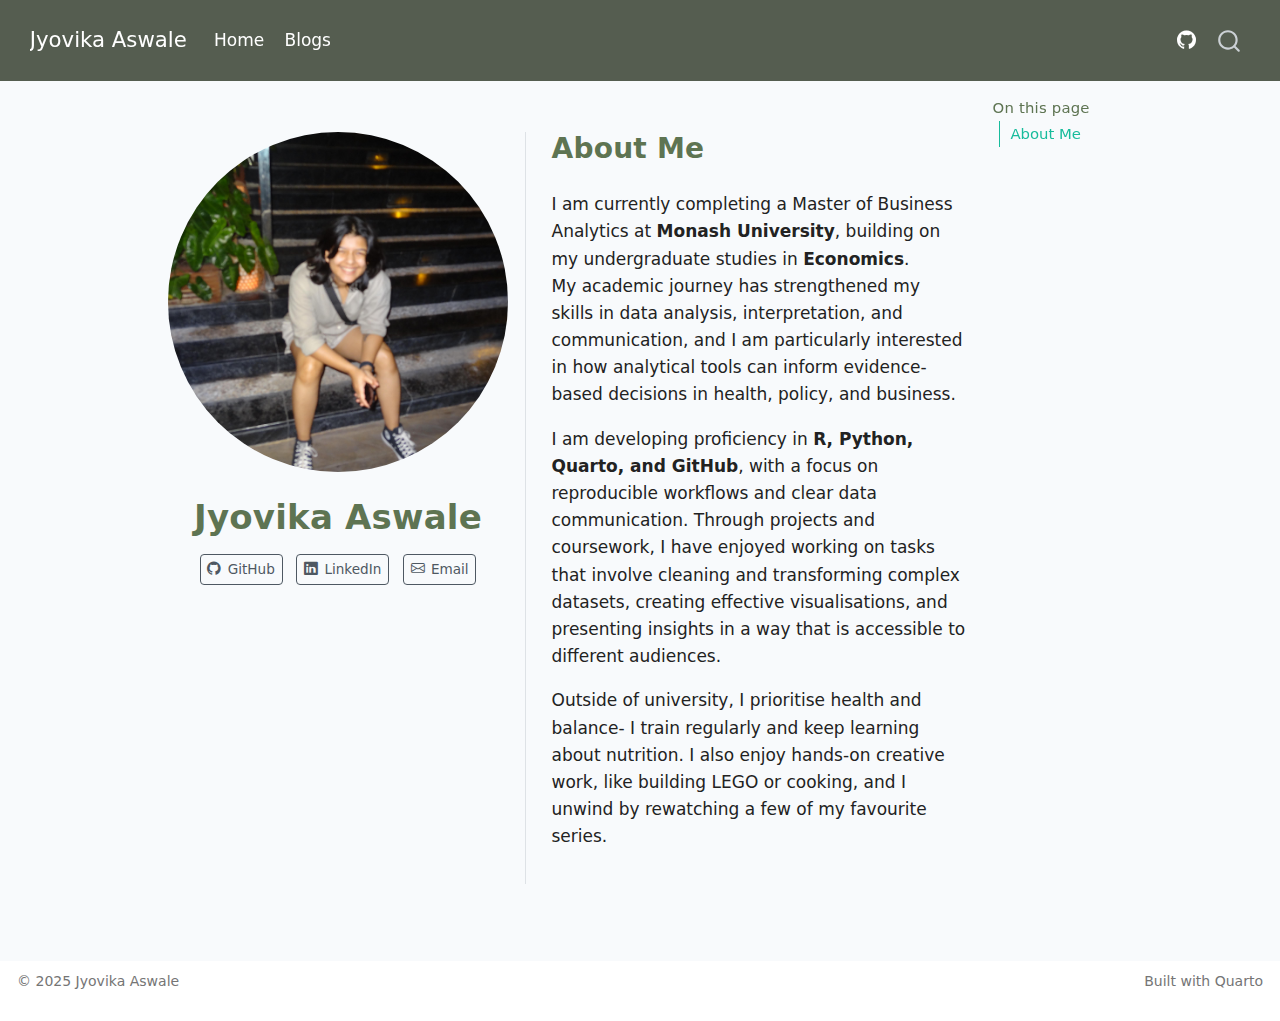
<file: docs/about.html>
<!DOCTYPE html>
<html xmlns="http://www.w3.org/1999/xhtml" lang="en" xml:lang="en"><head>

<meta charset="utf-8">
<meta name="generator" content="quarto-1.7.32">

<meta name="viewport" content="width=device-width, initial-scale=1.0, user-scalable=yes">


<title>Jyovika Aswale</title>
<style>
code{white-space: pre-wrap;}
span.smallcaps{font-variant: small-caps;}
div.columns{display: flex; gap: min(4vw, 1.5em);}
div.column{flex: auto; overflow-x: auto;}
div.hanging-indent{margin-left: 1.5em; text-indent: -1.5em;}
ul.task-list{list-style: none;}
ul.task-list li input[type="checkbox"] {
  width: 0.8em;
  margin: 0 0.8em 0.2em -1em; /* quarto-specific, see https://github.com/quarto-dev/quarto-cli/issues/4556 */ 
  vertical-align: middle;
}
</style>


<script src="site_libs/quarto-nav/quarto-nav.js"></script>
<script src="site_libs/quarto-nav/headroom.min.js"></script>
<script src="site_libs/clipboard/clipboard.min.js"></script>
<script src="site_libs/quarto-search/autocomplete.umd.js"></script>
<script src="site_libs/quarto-search/fuse.min.js"></script>
<script src="site_libs/quarto-search/quarto-search.js"></script>
<meta name="quarto:offset" content="./">
<script src="site_libs/quarto-html/quarto.js" type="module"></script>
<script src="site_libs/quarto-html/tabsets/tabsets.js" type="module"></script>
<script src="site_libs/quarto-html/popper.min.js"></script>
<script src="site_libs/quarto-html/tippy.umd.min.js"></script>
<link href="site_libs/quarto-html/tippy.css" rel="stylesheet">
<link href="site_libs/quarto-html/quarto-syntax-highlighting-37eea08aefeeee20ff55810ff984fec1.css" rel="stylesheet" id="quarto-text-highlighting-styles">
<script src="site_libs/bootstrap/bootstrap.min.js"></script>
<link href="site_libs/bootstrap/bootstrap-icons.css" rel="stylesheet">
<link href="site_libs/bootstrap/bootstrap-6bdd2aebeb936dcddaa5f935a5de481c.min.css" rel="stylesheet" append-hash="true" id="quarto-bootstrap" data-mode="light">
<script id="quarto-search-options" type="application/json">{
  "location": "navbar",
  "copy-button": false,
  "collapse-after": 3,
  "panel-placement": "end",
  "type": "overlay",
  "limit": 50,
  "keyboard-shortcut": [
    "f",
    "/",
    "s"
  ],
  "show-item-context": false,
  "language": {
    "search-no-results-text": "No results",
    "search-matching-documents-text": "matching documents",
    "search-copy-link-title": "Copy link to search",
    "search-hide-matches-text": "Hide additional matches",
    "search-more-match-text": "more match in this document",
    "search-more-matches-text": "more matches in this document",
    "search-clear-button-title": "Clear",
    "search-text-placeholder": "",
    "search-detached-cancel-button-title": "Cancel",
    "search-submit-button-title": "Submit",
    "search-label": "Search"
  }
}</script>
<style>html{ scroll-behavior: smooth; }</style>


<link rel="stylesheet" href="styles.css">
</head>

<body class="nav-fixed quarto-light">

<div id="quarto-search-results"></div>
  <header id="quarto-header" class="headroom fixed-top">
    <nav class="navbar navbar-expand-lg " data-bs-theme="dark">
      <div class="navbar-container container-fluid">
      <div class="navbar-brand-container mx-auto">
    <a class="navbar-brand" href="./index.html">
    <span class="navbar-title">Jyovika Aswale</span>
    </a>
  </div>
            <div id="quarto-search" class="" title="Search"></div>
          <button class="navbar-toggler" type="button" data-bs-toggle="collapse" data-bs-target="#navbarCollapse" aria-controls="navbarCollapse" role="menu" aria-expanded="false" aria-label="Toggle navigation" onclick="if (window.quartoToggleHeadroom) { window.quartoToggleHeadroom(); }">
  <span class="navbar-toggler-icon"></span>
</button>
          <div class="collapse navbar-collapse" id="navbarCollapse">
            <ul class="navbar-nav navbar-nav-scroll me-auto">
  <li class="nav-item">
    <a class="nav-link active" href="./about.html" aria-current="page"> 
<span class="menu-text">Home</span></a>
  </li>  
  <li class="nav-item">
    <a class="nav-link" href="./index.html"> 
<span class="menu-text">Blogs</span></a>
  </li>  
</ul>
            <ul class="navbar-nav navbar-nav-scroll ms-auto">
  <li class="nav-item compact">
    <a class="nav-link" href="https://github.com/jyovika"> <i class="bi bi-github" role="img">
</i> 
<span class="menu-text"></span></a>
  </li>  
</ul>
          </div> <!-- /navcollapse -->
            <div class="quarto-navbar-tools">
</div>
      </div> <!-- /container-fluid -->
    </nav>
</header>
<!-- content -->
<div id="quarto-content" class="quarto-container page-columns page-rows-contents page-layout-article page-navbar">
<!-- sidebar -->
<!-- margin-sidebar -->
    <div id="quarto-margin-sidebar" class="sidebar margin-sidebar">
        <nav id="TOC" role="doc-toc" class="toc-active">
    <h2 id="toc-title">On this page</h2>
  <ul>
  <li><a href="#about-me" id="toc-about-me" class="nav-link active" data-scroll-target="#about-me">About Me</a></li>
  </ul>
</nav>
    </div>
<!-- main -->
<div class="quarto-about-trestles">
  <div class="about-entity">
    <img src="profile.jpg" class="about-image
  round " style="height: 20em; width: 20em;">
<header id="title-block-header" class="quarto-title-block default">
<div class="quarto-title">
<h1 class="title">Jyovika Aswale</h1>
</div>
<div class="quarto-title-meta">
  </div>
</header>
    <div class="about-links">
  <a href="https://github.com/jyovika" class="about-link" rel="" target="">
    <i class="bi bi-github"></i>
     <span class="about-link-text">GitHub</span>
  </a>
  <a href="https://www.linkedin.com/in/jyovika-aswale-994344299/" class="about-link" rel="" target="">
    <i class="bi bi-linkedin"></i>
     <span class="about-link-text">LinkedIn</span>
  </a>
  <a href="mailto:jasw0002@monash.student.edu" class="about-link" rel="" target="">
    <i class="bi bi-envelope"></i>
     <span class="about-link-text">Email</span>
  </a>
</div>
  </div>
  <div class="about-contents"><main class="content" id="quarto-document-content">

<section id="about-me" class="level2">
<h2 data-anchor-id="about-me">About Me</h2>
<p>I am currently completing a Master of Business Analytics at <strong>Monash University</strong>, building on my undergraduate studies in <strong>Economics</strong>.<br>
My academic journey has strengthened my skills in data analysis, interpretation, and communication, and I am particularly interested in how analytical tools can inform evidence-based decisions in health, policy, and business.</p>
<p>I am developing proficiency in <strong>R, Python, Quarto, and GitHub</strong>, with a focus on reproducible workflows and clear data communication. Through projects and coursework, I have enjoyed working on tasks that involve cleaning and transforming complex datasets, creating effective visualisations, and presenting insights in a way that is accessible to different audiences.</p>
<p>Outside of university, I prioritise health and balance- I train regularly and keep learning about nutrition. I also enjoy hands-on creative work, like building LEGO or cooking, and I unwind by rewatching a few of my favourite series.</p>


</section>
</main></div>
</div>
 <!-- /main -->
<script id="quarto-html-after-body" type="application/javascript">
  window.document.addEventListener("DOMContentLoaded", function (event) {
    const isCodeAnnotation = (el) => {
      for (const clz of el.classList) {
        if (clz.startsWith('code-annotation-')) {                     
          return true;
        }
      }
      return false;
    }
    const onCopySuccess = function(e) {
      // button target
      const button = e.trigger;
      // don't keep focus
      button.blur();
      // flash "checked"
      button.classList.add('code-copy-button-checked');
      var currentTitle = button.getAttribute("title");
      button.setAttribute("title", "Copied!");
      let tooltip;
      if (window.bootstrap) {
        button.setAttribute("data-bs-toggle", "tooltip");
        button.setAttribute("data-bs-placement", "left");
        button.setAttribute("data-bs-title", "Copied!");
        tooltip = new bootstrap.Tooltip(button, 
          { trigger: "manual", 
            customClass: "code-copy-button-tooltip",
            offset: [0, -8]});
        tooltip.show();    
      }
      setTimeout(function() {
        if (tooltip) {
          tooltip.hide();
          button.removeAttribute("data-bs-title");
          button.removeAttribute("data-bs-toggle");
          button.removeAttribute("data-bs-placement");
        }
        button.setAttribute("title", currentTitle);
        button.classList.remove('code-copy-button-checked');
      }, 1000);
      // clear code selection
      e.clearSelection();
    }
    const getTextToCopy = function(trigger) {
        const codeEl = trigger.previousElementSibling.cloneNode(true);
        for (const childEl of codeEl.children) {
          if (isCodeAnnotation(childEl)) {
            childEl.remove();
          }
        }
        return codeEl.innerText;
    }
    const clipboard = new window.ClipboardJS('.code-copy-button:not([data-in-quarto-modal])', {
      text: getTextToCopy
    });
    clipboard.on('success', onCopySuccess);
    if (window.document.getElementById('quarto-embedded-source-code-modal')) {
      const clipboardModal = new window.ClipboardJS('.code-copy-button[data-in-quarto-modal]', {
        text: getTextToCopy,
        container: window.document.getElementById('quarto-embedded-source-code-modal')
      });
      clipboardModal.on('success', onCopySuccess);
    }
      var localhostRegex = new RegExp(/^(?:http|https):\/\/localhost\:?[0-9]*\//);
      var mailtoRegex = new RegExp(/^mailto:/);
        var filterRegex = new RegExp('/' + window.location.host + '/');
      var isInternal = (href) => {
          return filterRegex.test(href) || localhostRegex.test(href) || mailtoRegex.test(href);
      }
      // Inspect non-navigation links and adorn them if external
     var links = window.document.querySelectorAll('a[href]:not(.nav-link):not(.navbar-brand):not(.toc-action):not(.sidebar-link):not(.sidebar-item-toggle):not(.pagination-link):not(.no-external):not([aria-hidden]):not(.dropdown-item):not(.quarto-navigation-tool):not(.about-link)');
      for (var i=0; i<links.length; i++) {
        const link = links[i];
        if (!isInternal(link.href)) {
          // undo the damage that might have been done by quarto-nav.js in the case of
          // links that we want to consider external
          if (link.dataset.originalHref !== undefined) {
            link.href = link.dataset.originalHref;
          }
        }
      }
    function tippyHover(el, contentFn, onTriggerFn, onUntriggerFn) {
      const config = {
        allowHTML: true,
        maxWidth: 500,
        delay: 100,
        arrow: false,
        appendTo: function(el) {
            return el.parentElement;
        },
        interactive: true,
        interactiveBorder: 10,
        theme: 'quarto',
        placement: 'bottom-start',
      };
      if (contentFn) {
        config.content = contentFn;
      }
      if (onTriggerFn) {
        config.onTrigger = onTriggerFn;
      }
      if (onUntriggerFn) {
        config.onUntrigger = onUntriggerFn;
      }
      window.tippy(el, config); 
    }
    const noterefs = window.document.querySelectorAll('a[role="doc-noteref"]');
    for (var i=0; i<noterefs.length; i++) {
      const ref = noterefs[i];
      tippyHover(ref, function() {
        // use id or data attribute instead here
        let href = ref.getAttribute('data-footnote-href') || ref.getAttribute('href');
        try { href = new URL(href).hash; } catch {}
        const id = href.replace(/^#\/?/, "");
        const note = window.document.getElementById(id);
        if (note) {
          return note.innerHTML;
        } else {
          return "";
        }
      });
    }
    const xrefs = window.document.querySelectorAll('a.quarto-xref');
    const processXRef = (id, note) => {
      // Strip column container classes
      const stripColumnClz = (el) => {
        el.classList.remove("page-full", "page-columns");
        if (el.children) {
          for (const child of el.children) {
            stripColumnClz(child);
          }
        }
      }
      stripColumnClz(note)
      if (id === null || id.startsWith('sec-')) {
        // Special case sections, only their first couple elements
        const container = document.createElement("div");
        if (note.children && note.children.length > 2) {
          container.appendChild(note.children[0].cloneNode(true));
          for (let i = 1; i < note.children.length; i++) {
            const child = note.children[i];
            if (child.tagName === "P" && child.innerText === "") {
              continue;
            } else {
              container.appendChild(child.cloneNode(true));
              break;
            }
          }
          if (window.Quarto?.typesetMath) {
            window.Quarto.typesetMath(container);
          }
          return container.innerHTML
        } else {
          if (window.Quarto?.typesetMath) {
            window.Quarto.typesetMath(note);
          }
          return note.innerHTML;
        }
      } else {
        // Remove any anchor links if they are present
        const anchorLink = note.querySelector('a.anchorjs-link');
        if (anchorLink) {
          anchorLink.remove();
        }
        if (window.Quarto?.typesetMath) {
          window.Quarto.typesetMath(note);
        }
        if (note.classList.contains("callout")) {
          return note.outerHTML;
        } else {
          return note.innerHTML;
        }
      }
    }
    for (var i=0; i<xrefs.length; i++) {
      const xref = xrefs[i];
      tippyHover(xref, undefined, function(instance) {
        instance.disable();
        let url = xref.getAttribute('href');
        let hash = undefined; 
        if (url.startsWith('#')) {
          hash = url;
        } else {
          try { hash = new URL(url).hash; } catch {}
        }
        if (hash) {
          const id = hash.replace(/^#\/?/, "");
          const note = window.document.getElementById(id);
          if (note !== null) {
            try {
              const html = processXRef(id, note.cloneNode(true));
              instance.setContent(html);
            } finally {
              instance.enable();
              instance.show();
            }
          } else {
            // See if we can fetch this
            fetch(url.split('#')[0])
            .then(res => res.text())
            .then(html => {
              const parser = new DOMParser();
              const htmlDoc = parser.parseFromString(html, "text/html");
              const note = htmlDoc.getElementById(id);
              if (note !== null) {
                const html = processXRef(id, note);
                instance.setContent(html);
              } 
            }).finally(() => {
              instance.enable();
              instance.show();
            });
          }
        } else {
          // See if we can fetch a full url (with no hash to target)
          // This is a special case and we should probably do some content thinning / targeting
          fetch(url)
          .then(res => res.text())
          .then(html => {
            const parser = new DOMParser();
            const htmlDoc = parser.parseFromString(html, "text/html");
            const note = htmlDoc.querySelector('main.content');
            if (note !== null) {
              // This should only happen for chapter cross references
              // (since there is no id in the URL)
              // remove the first header
              if (note.children.length > 0 && note.children[0].tagName === "HEADER") {
                note.children[0].remove();
              }
              const html = processXRef(null, note);
              instance.setContent(html);
            } 
          }).finally(() => {
            instance.enable();
            instance.show();
          });
        }
      }, function(instance) {
      });
    }
        let selectedAnnoteEl;
        const selectorForAnnotation = ( cell, annotation) => {
          let cellAttr = 'data-code-cell="' + cell + '"';
          let lineAttr = 'data-code-annotation="' +  annotation + '"';
          const selector = 'span[' + cellAttr + '][' + lineAttr + ']';
          return selector;
        }
        const selectCodeLines = (annoteEl) => {
          const doc = window.document;
          const targetCell = annoteEl.getAttribute("data-target-cell");
          const targetAnnotation = annoteEl.getAttribute("data-target-annotation");
          const annoteSpan = window.document.querySelector(selectorForAnnotation(targetCell, targetAnnotation));
          const lines = annoteSpan.getAttribute("data-code-lines").split(",");
          const lineIds = lines.map((line) => {
            return targetCell + "-" + line;
          })
          let top = null;
          let height = null;
          let parent = null;
          if (lineIds.length > 0) {
              //compute the position of the single el (top and bottom and make a div)
              const el = window.document.getElementById(lineIds[0]);
              top = el.offsetTop;
              height = el.offsetHeight;
              parent = el.parentElement.parentElement;
            if (lineIds.length > 1) {
              const lastEl = window.document.getElementById(lineIds[lineIds.length - 1]);
              const bottom = lastEl.offsetTop + lastEl.offsetHeight;
              height = bottom - top;
            }
            if (top !== null && height !== null && parent !== null) {
              // cook up a div (if necessary) and position it 
              let div = window.document.getElementById("code-annotation-line-highlight");
              if (div === null) {
                div = window.document.createElement("div");
                div.setAttribute("id", "code-annotation-line-highlight");
                div.style.position = 'absolute';
                parent.appendChild(div);
              }
              div.style.top = top - 2 + "px";
              div.style.height = height + 4 + "px";
              div.style.left = 0;
              let gutterDiv = window.document.getElementById("code-annotation-line-highlight-gutter");
              if (gutterDiv === null) {
                gutterDiv = window.document.createElement("div");
                gutterDiv.setAttribute("id", "code-annotation-line-highlight-gutter");
                gutterDiv.style.position = 'absolute';
                const codeCell = window.document.getElementById(targetCell);
                const gutter = codeCell.querySelector('.code-annotation-gutter');
                gutter.appendChild(gutterDiv);
              }
              gutterDiv.style.top = top - 2 + "px";
              gutterDiv.style.height = height + 4 + "px";
            }
            selectedAnnoteEl = annoteEl;
          }
        };
        const unselectCodeLines = () => {
          const elementsIds = ["code-annotation-line-highlight", "code-annotation-line-highlight-gutter"];
          elementsIds.forEach((elId) => {
            const div = window.document.getElementById(elId);
            if (div) {
              div.remove();
            }
          });
          selectedAnnoteEl = undefined;
        };
          // Handle positioning of the toggle
      window.addEventListener(
        "resize",
        throttle(() => {
          elRect = undefined;
          if (selectedAnnoteEl) {
            selectCodeLines(selectedAnnoteEl);
          }
        }, 10)
      );
      function throttle(fn, ms) {
      let throttle = false;
      let timer;
        return (...args) => {
          if(!throttle) { // first call gets through
              fn.apply(this, args);
              throttle = true;
          } else { // all the others get throttled
              if(timer) clearTimeout(timer); // cancel #2
              timer = setTimeout(() => {
                fn.apply(this, args);
                timer = throttle = false;
              }, ms);
          }
        };
      }
        // Attach click handler to the DT
        const annoteDls = window.document.querySelectorAll('dt[data-target-cell]');
        for (const annoteDlNode of annoteDls) {
          annoteDlNode.addEventListener('click', (event) => {
            const clickedEl = event.target;
            if (clickedEl !== selectedAnnoteEl) {
              unselectCodeLines();
              const activeEl = window.document.querySelector('dt[data-target-cell].code-annotation-active');
              if (activeEl) {
                activeEl.classList.remove('code-annotation-active');
              }
              selectCodeLines(clickedEl);
              clickedEl.classList.add('code-annotation-active');
            } else {
              // Unselect the line
              unselectCodeLines();
              clickedEl.classList.remove('code-annotation-active');
            }
          });
        }
    const findCites = (el) => {
      const parentEl = el.parentElement;
      if (parentEl) {
        const cites = parentEl.dataset.cites;
        if (cites) {
          return {
            el,
            cites: cites.split(' ')
          };
        } else {
          return findCites(el.parentElement)
        }
      } else {
        return undefined;
      }
    };
    var bibliorefs = window.document.querySelectorAll('a[role="doc-biblioref"]');
    for (var i=0; i<bibliorefs.length; i++) {
      const ref = bibliorefs[i];
      const citeInfo = findCites(ref);
      if (citeInfo) {
        tippyHover(citeInfo.el, function() {
          var popup = window.document.createElement('div');
          citeInfo.cites.forEach(function(cite) {
            var citeDiv = window.document.createElement('div');
            citeDiv.classList.add('hanging-indent');
            citeDiv.classList.add('csl-entry');
            var biblioDiv = window.document.getElementById('ref-' + cite);
            if (biblioDiv) {
              citeDiv.innerHTML = biblioDiv.innerHTML;
            }
            popup.appendChild(citeDiv);
          });
          return popup.innerHTML;
        });
      }
    }
  });
  </script>
</div> <!-- /content -->
<footer class="footer">
  <div class="nav-footer">
    <div class="nav-footer-left">
<p>© 2025 Jyovika Aswale</p>
</div>   
    <div class="nav-footer-center">
      &nbsp;
    </div>
    <div class="nav-footer-right">
<p>Built with Quarto</p>
</div>
  </div>
</footer>




<script src="site_libs/quarto-html/zenscroll-min.js"></script>
</body></html>
</file>
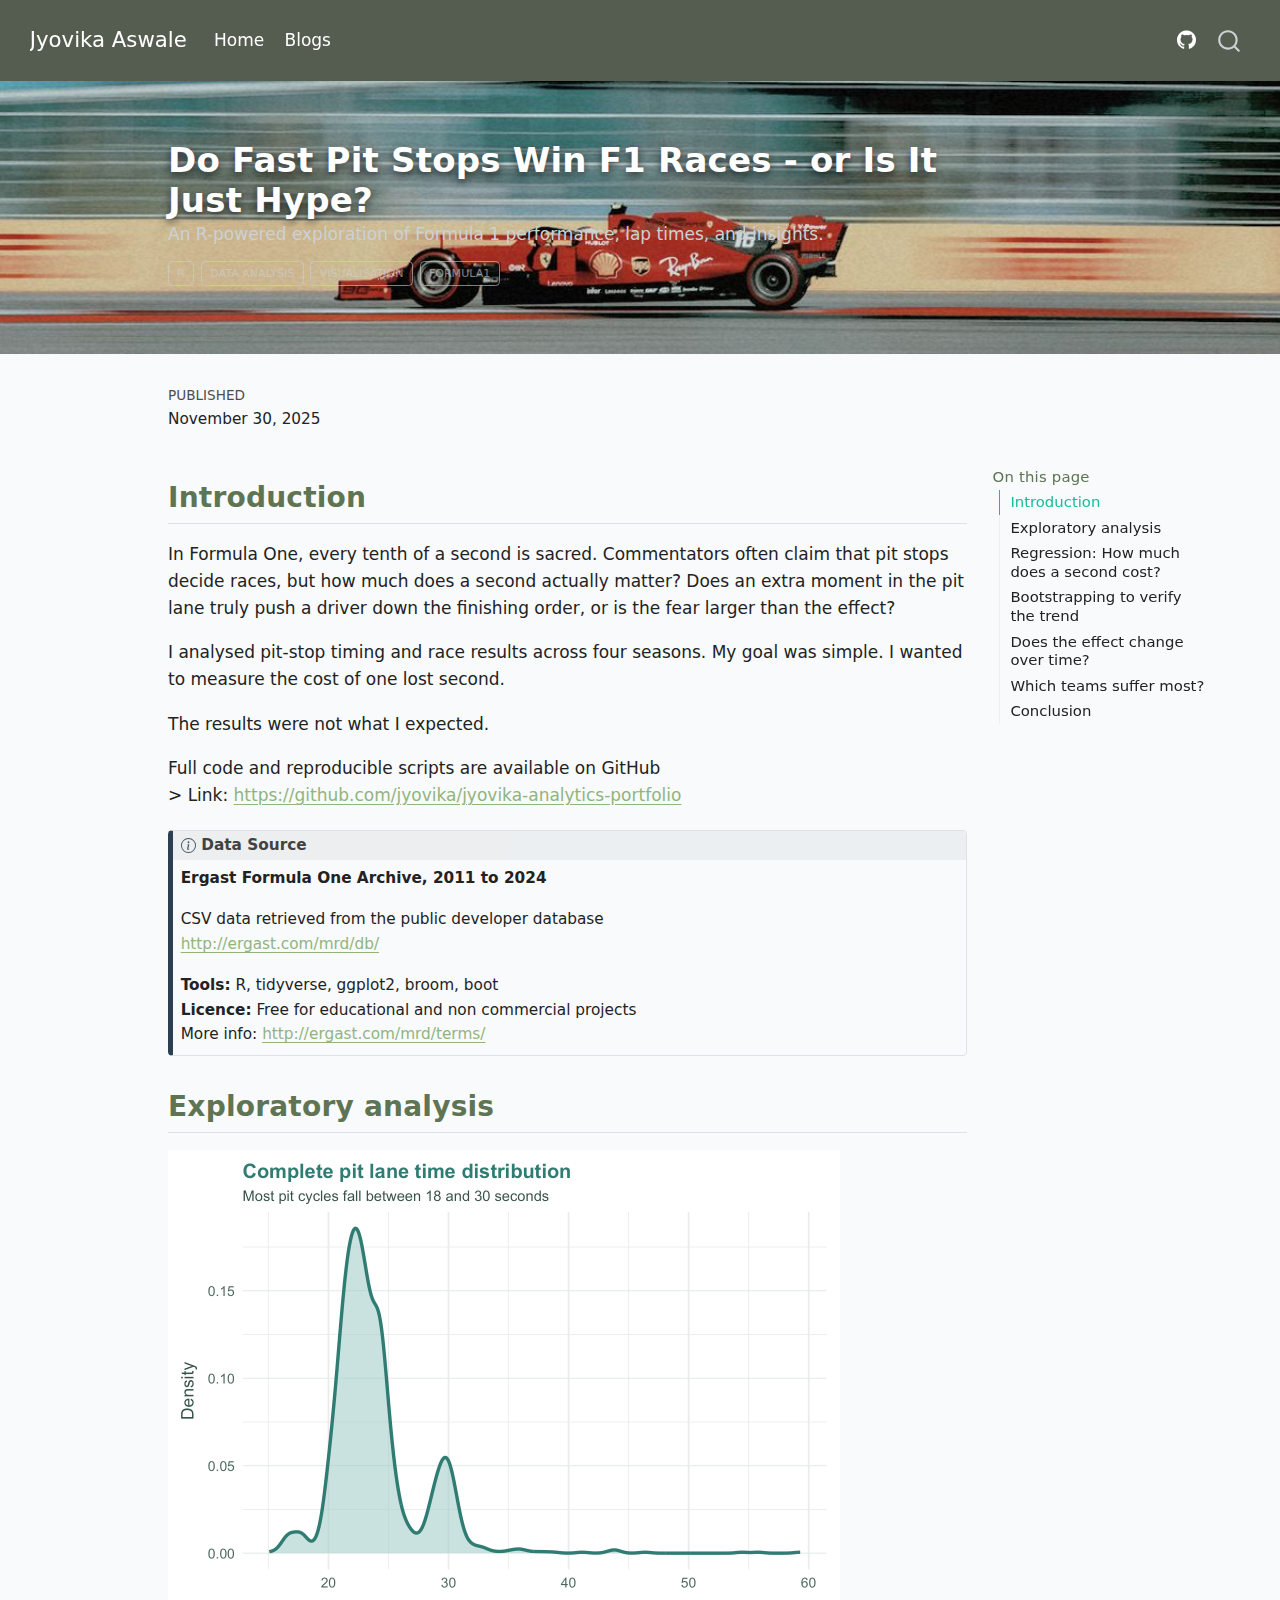
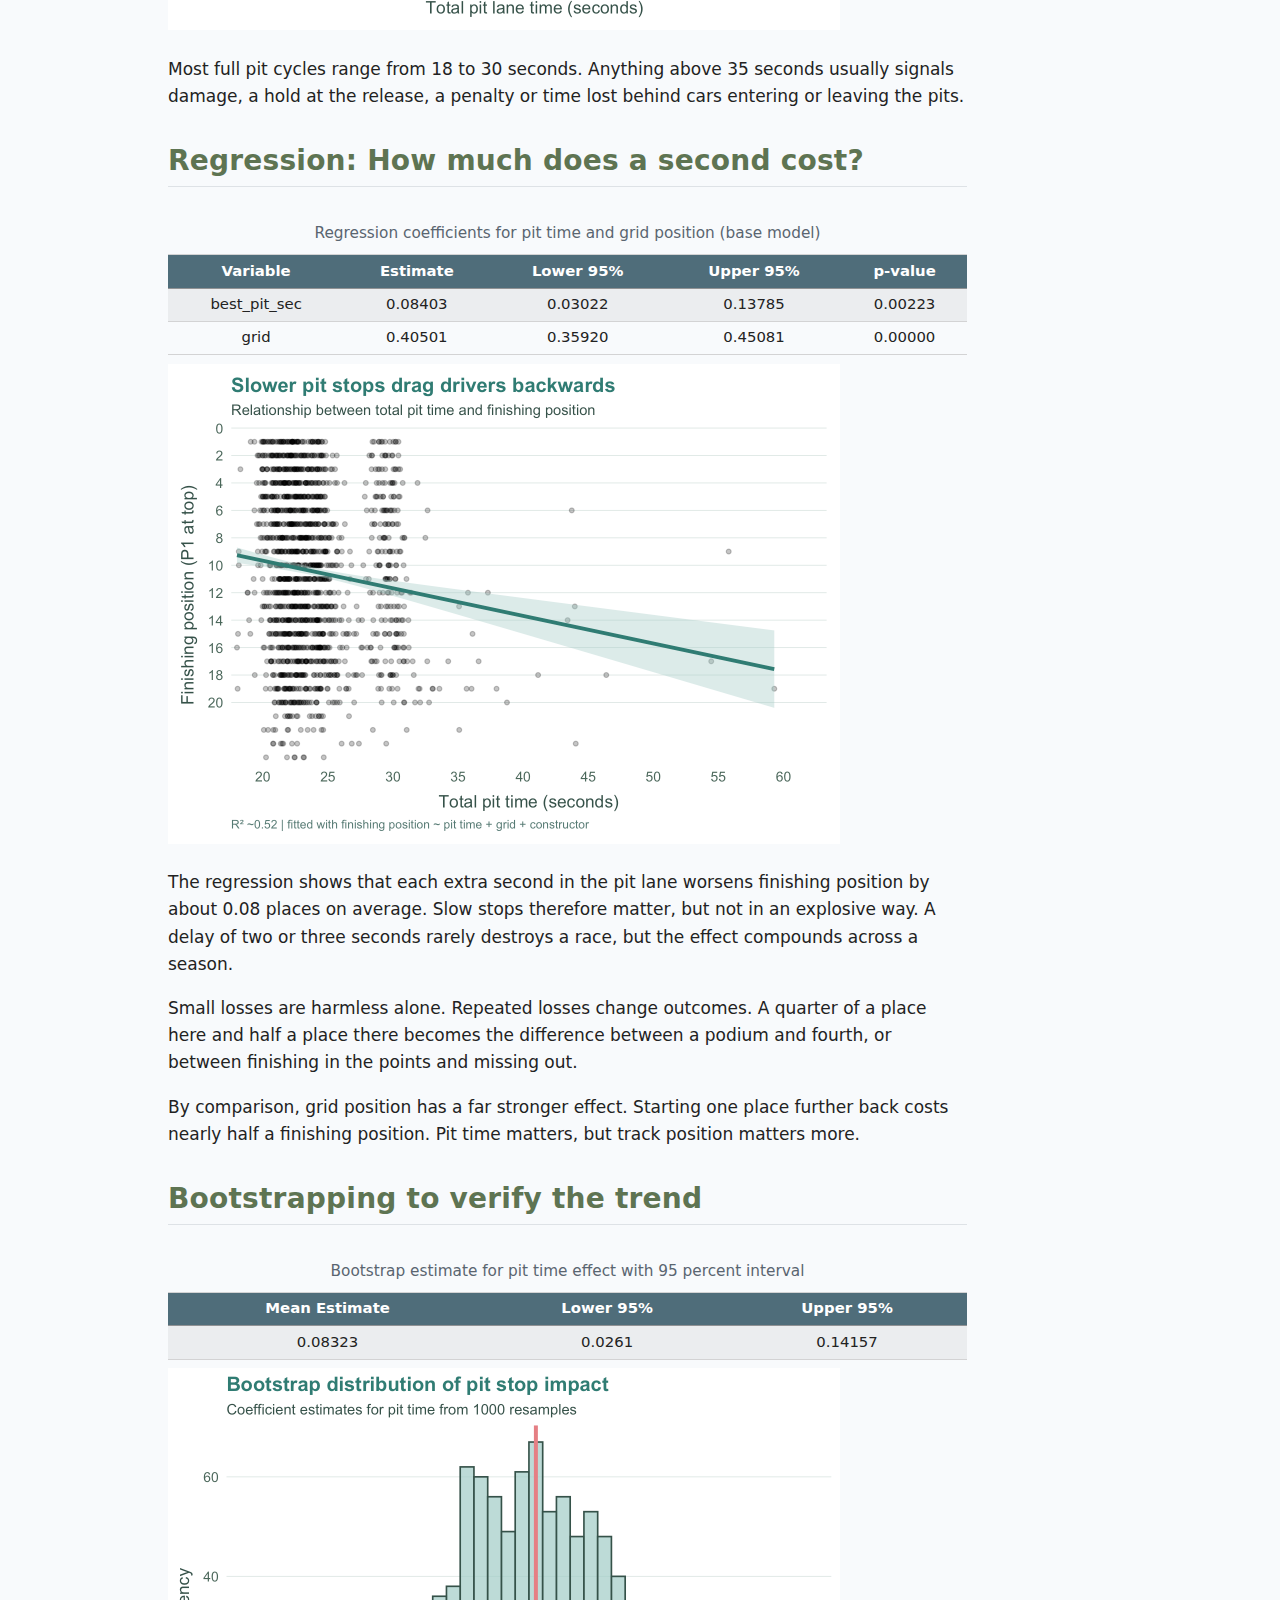
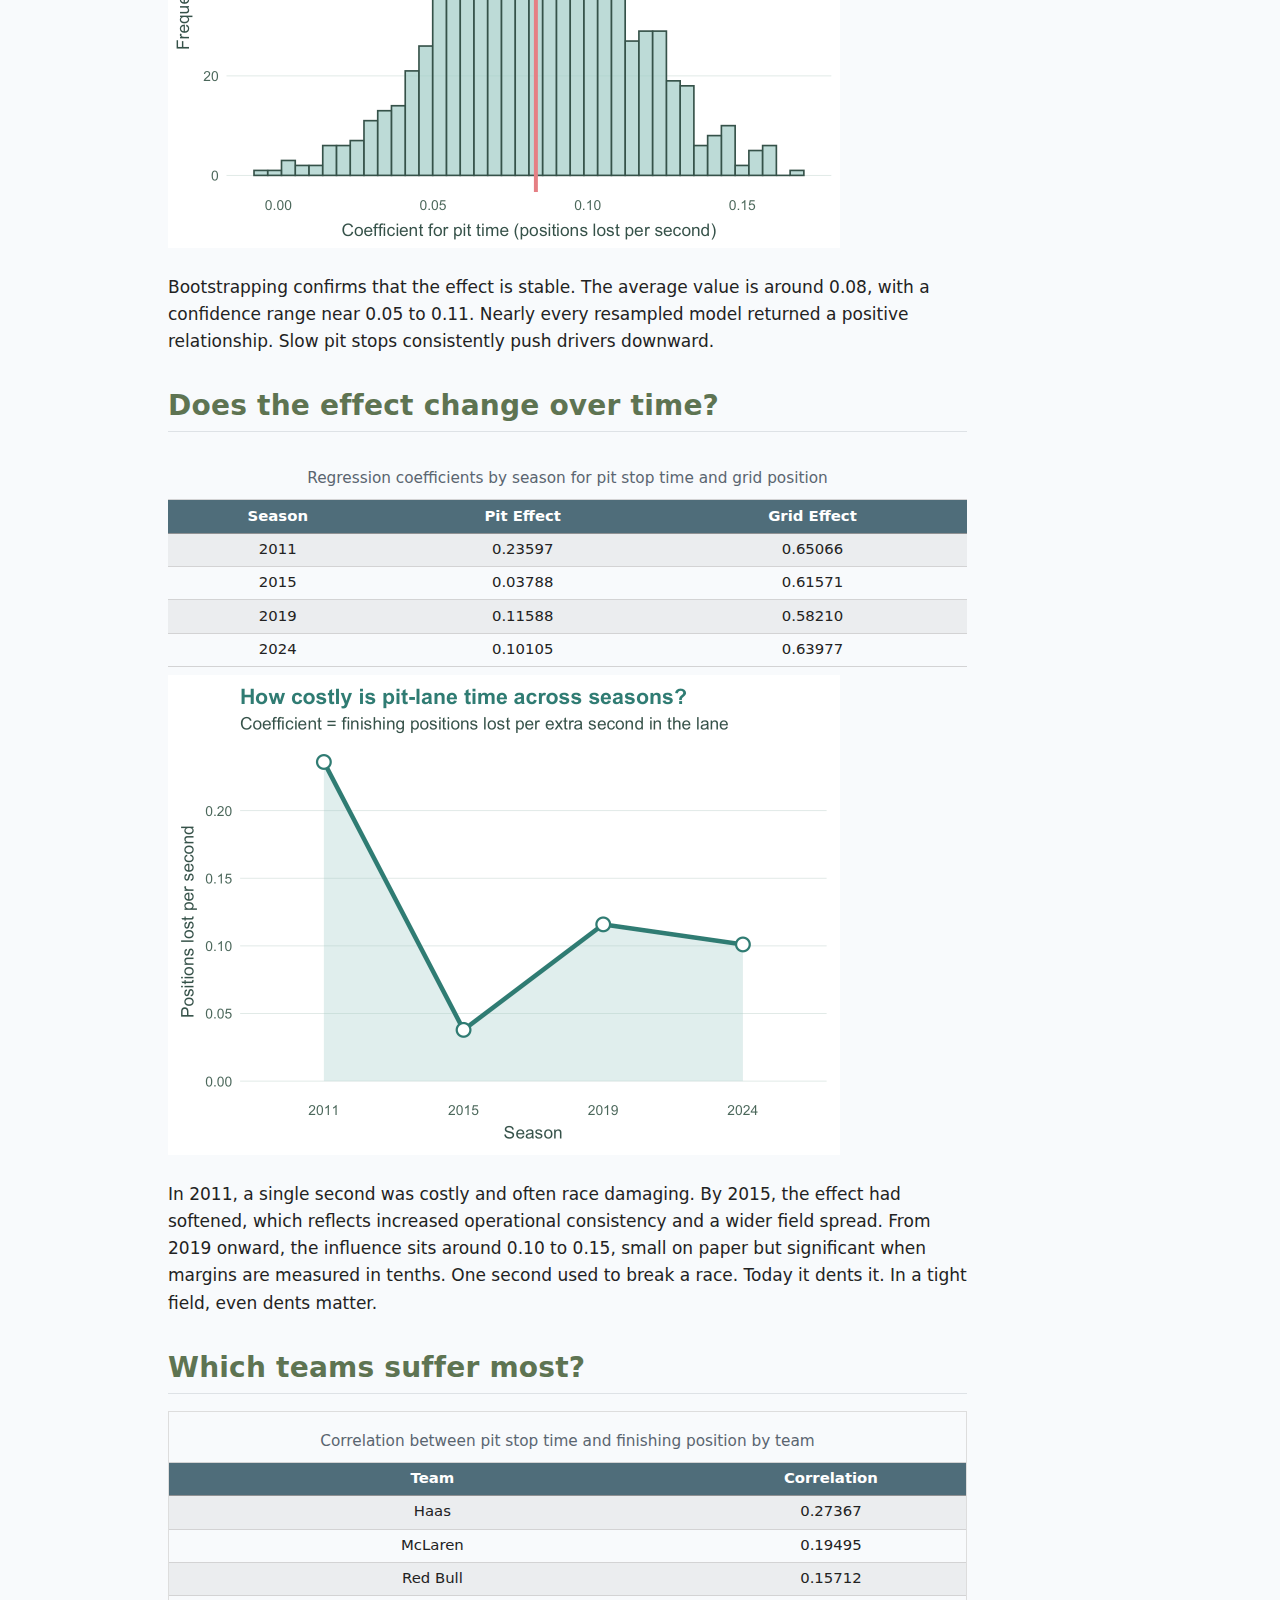
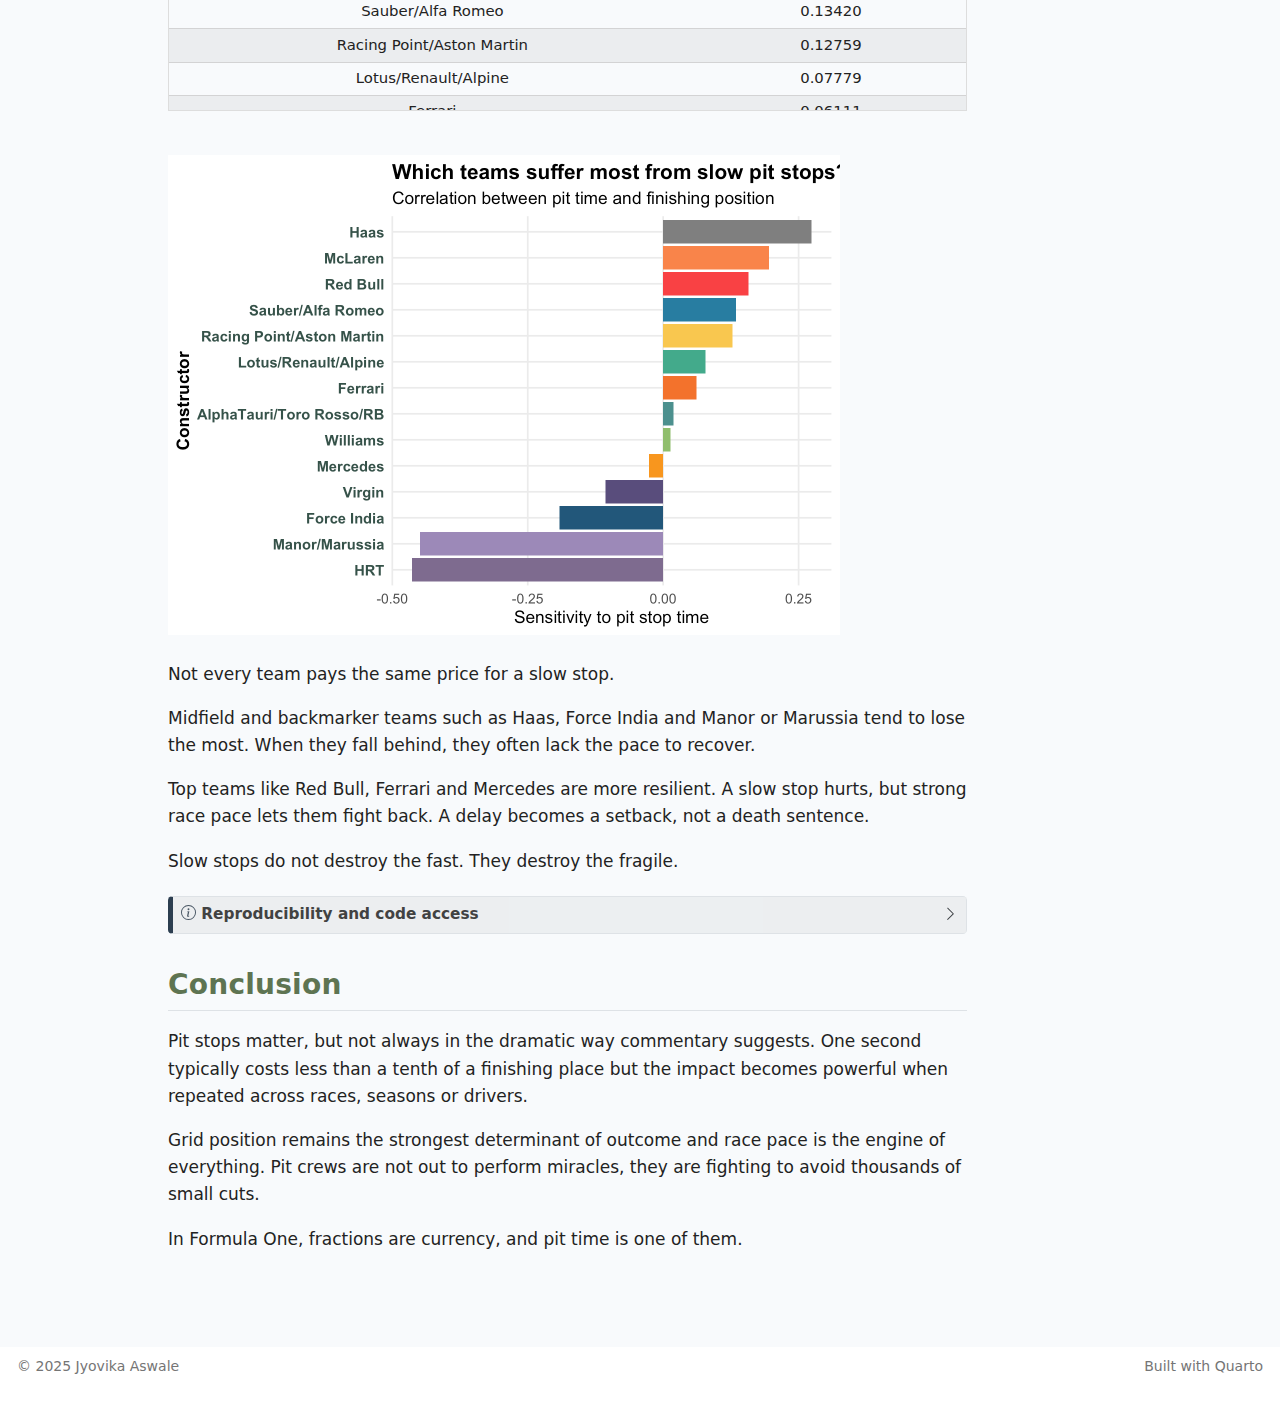
<file: docs/posts/f1/f1.html>
<!DOCTYPE html>
<html xmlns="http://www.w3.org/1999/xhtml" lang="en" xml:lang="en"><head>

<meta charset="utf-8">
<meta name="generator" content="quarto-1.7.32">

<meta name="viewport" content="width=device-width, initial-scale=1.0, user-scalable=yes">

<meta name="dcterms.date" content="2025-11-30">
<meta name="description" content="An R-powered exploration of Formula 1 performance, lap times, and insights.">

<title>Do Fast Pit Stops Win F1 Races - or Is It Just Hype? – Jyovika Aswale</title>
<style>
code{white-space: pre-wrap;}
span.smallcaps{font-variant: small-caps;}
div.columns{display: flex; gap: min(4vw, 1.5em);}
div.column{flex: auto; overflow-x: auto;}
div.hanging-indent{margin-left: 1.5em; text-indent: -1.5em;}
ul.task-list{list-style: none;}
ul.task-list li input[type="checkbox"] {
  width: 0.8em;
  margin: 0 0.8em 0.2em -1em; /* quarto-specific, see https://github.com/quarto-dev/quarto-cli/issues/4556 */ 
  vertical-align: middle;
}
</style>


<script src="../../site_libs/quarto-nav/quarto-nav.js"></script>
<script src="../../site_libs/quarto-nav/headroom.min.js"></script>
<script src="../../site_libs/clipboard/clipboard.min.js"></script>
<script src="../../site_libs/quarto-search/autocomplete.umd.js"></script>
<script src="../../site_libs/quarto-search/fuse.min.js"></script>
<script src="../../site_libs/quarto-search/quarto-search.js"></script>
<meta name="quarto:offset" content="../../">
<script src="../../site_libs/quarto-html/quarto.js" type="module"></script>
<script src="../../site_libs/quarto-html/tabsets/tabsets.js" type="module"></script>
<script src="../../site_libs/quarto-html/popper.min.js"></script>
<script src="../../site_libs/quarto-html/tippy.umd.min.js"></script>
<script src="../../site_libs/quarto-html/anchor.min.js"></script>
<link href="../../site_libs/quarto-html/tippy.css" rel="stylesheet">
<link href="../../site_libs/quarto-html/quarto-syntax-highlighting-37eea08aefeeee20ff55810ff984fec1.css" rel="stylesheet" id="quarto-text-highlighting-styles">
<script src="../../site_libs/bootstrap/bootstrap.min.js"></script>
<link href="../../site_libs/bootstrap/bootstrap-icons.css" rel="stylesheet">
<link href="../../site_libs/bootstrap/bootstrap-6bdd2aebeb936dcddaa5f935a5de481c.min.css" rel="stylesheet" append-hash="true" id="quarto-bootstrap" data-mode="light">
<script id="quarto-search-options" type="application/json">{
  "location": "navbar",
  "copy-button": false,
  "collapse-after": 3,
  "panel-placement": "end",
  "type": "overlay",
  "limit": 50,
  "keyboard-shortcut": [
    "f",
    "/",
    "s"
  ],
  "show-item-context": false,
  "language": {
    "search-no-results-text": "No results",
    "search-matching-documents-text": "matching documents",
    "search-copy-link-title": "Copy link to search",
    "search-hide-matches-text": "Hide additional matches",
    "search-more-match-text": "more match in this document",
    "search-more-matches-text": "more matches in this document",
    "search-clear-button-title": "Clear",
    "search-text-placeholder": "",
    "search-detached-cancel-button-title": "Cancel",
    "search-submit-button-title": "Submit",
    "search-label": "Search"
  }
}</script>
<style>html{ scroll-behavior: smooth; }</style>
<style>

      .quarto-title-block .quarto-title-banner {
        background-image: url(f1-banner.jpg);
background-size: cover;
      }
</style>
<meta name="google-site-verification" content="b537a678c2d1ca85">
<script src="../../site_libs/kePrint-0.0.1/kePrint.js"></script>
<link href="../../site_libs/lightable-0.0.1/lightable.css" rel="stylesheet">


<link rel="stylesheet" href="../../styles.css">
<meta property="og:title" content="Do Fast Pit Stops Win F1 Races - or Is It Just Hype? – Jyovika Aswale">
<meta property="og:description" content="An R-powered exploration of Formula 1 performance, lap times, and insights.">
<meta property="og:image" content="https://jyovika.github.io/jyovika-analytics-portfolio/posts/f1/f1-banner.jpg">
<meta property="og:site_name" content="Jyovika Aswale">
<meta name="twitter:title" content="Do Fast Pit Stops Win F1 Races - or Is It Just Hype? – Jyovika Aswale">
<meta name="twitter:description" content="An R-powered exploration of Formula 1 performance, lap times, and insights.">
<meta name="twitter:image" content="https://jyovika.github.io/jyovika-analytics-portfolio/posts/f1/f1-banner.jpg">
<meta name="twitter:card" content="summary_large_image">
</head>

<body class="nav-fixed quarto-light">

<div id="quarto-search-results"></div>
  <header id="quarto-header" class="headroom fixed-top quarto-banner">
    <nav class="navbar navbar-expand-lg " data-bs-theme="dark">
      <div class="navbar-container container-fluid">
      <div class="navbar-brand-container mx-auto">
    <a class="navbar-brand" href="../../index.html">
    <span class="navbar-title">Jyovika Aswale</span>
    </a>
  </div>
            <div id="quarto-search" class="" title="Search"></div>
          <button class="navbar-toggler" type="button" data-bs-toggle="collapse" data-bs-target="#navbarCollapse" aria-controls="navbarCollapse" role="menu" aria-expanded="false" aria-label="Toggle navigation" onclick="if (window.quartoToggleHeadroom) { window.quartoToggleHeadroom(); }">
  <span class="navbar-toggler-icon"></span>
</button>
          <div class="collapse navbar-collapse" id="navbarCollapse">
            <ul class="navbar-nav navbar-nav-scroll me-auto">
  <li class="nav-item">
    <a class="nav-link" href="../../about.html"> 
<span class="menu-text">Home</span></a>
  </li>  
  <li class="nav-item">
    <a class="nav-link" href="../../index.html"> 
<span class="menu-text">Blogs</span></a>
  </li>  
</ul>
            <ul class="navbar-nav navbar-nav-scroll ms-auto">
  <li class="nav-item compact">
    <a class="nav-link" href="https://github.com/jyovika"> <i class="bi bi-github" role="img">
</i> 
<span class="menu-text"></span></a>
  </li>  
</ul>
          </div> <!-- /navcollapse -->
            <div class="quarto-navbar-tools">
</div>
      </div> <!-- /container-fluid -->
    </nav>
</header>
<!-- content -->
<header id="title-block-header" class="quarto-title-block default page-columns page-full">
  <div class="quarto-title-banner page-columns page-full">
    <div class="quarto-title column-body">
      <h1 class="title">Do Fast Pit Stops Win F1 Races - or Is It Just Hype?</h1>
                  <div>
        <div class="description">
          An R-powered exploration of Formula 1 performance, lap times, and insights.
        </div>
      </div>
                          <div class="quarto-categories">
                <div class="quarto-category">R</div>
                <div class="quarto-category">Data Analysis</div>
                <div class="quarto-category">Visualisation</div>
                <div class="quarto-category">Formula1</div>
              </div>
                  </div>
  </div>
    
  
  <div class="quarto-title-meta">

      
      <div>
      <div class="quarto-title-meta-heading">Published</div>
      <div class="quarto-title-meta-contents">
        <p class="date">November 30, 2025</p>
      </div>
    </div>
    
      
    </div>
    
  
  </header><div id="quarto-content" class="quarto-container page-columns page-rows-contents page-layout-article page-navbar">
<!-- sidebar -->
<!-- margin-sidebar -->
    <div id="quarto-margin-sidebar" class="sidebar margin-sidebar">
        <nav id="TOC" role="doc-toc" class="toc-active">
    <h2 id="toc-title">On this page</h2>
   
  <ul>
  <li><a href="#introduction" id="toc-introduction" class="nav-link active" data-scroll-target="#introduction">Introduction</a></li>
  <li><a href="#exploratory-analysis" id="toc-exploratory-analysis" class="nav-link" data-scroll-target="#exploratory-analysis">Exploratory analysis</a></li>
  <li><a href="#regression-how-much-does-a-second-cost" id="toc-regression-how-much-does-a-second-cost" class="nav-link" data-scroll-target="#regression-how-much-does-a-second-cost">Regression: How much does a second cost?</a></li>
  <li><a href="#bootstrapping-to-verify-the-trend" id="toc-bootstrapping-to-verify-the-trend" class="nav-link" data-scroll-target="#bootstrapping-to-verify-the-trend">Bootstrapping to verify the trend</a></li>
  <li><a href="#does-the-effect-change-over-time" id="toc-does-the-effect-change-over-time" class="nav-link" data-scroll-target="#does-the-effect-change-over-time">Does the effect change over time?</a></li>
  <li><a href="#which-teams-suffer-most" id="toc-which-teams-suffer-most" class="nav-link" data-scroll-target="#which-teams-suffer-most">Which teams suffer most?</a></li>
  <li><a href="#conclusion" id="toc-conclusion" class="nav-link" data-scroll-target="#conclusion">Conclusion</a></li>
  </ul>
</nav>
    </div>
<!-- main -->
<main class="content quarto-banner-title-block" id="quarto-document-content">





<section id="introduction" class="level2">
<h2 class="anchored" data-anchor-id="introduction">Introduction</h2>
<p>In Formula One, every tenth of a second is sacred. Commentators often claim that pit stops decide races, but how much does a second actually matter? Does an extra moment in the pit lane truly push a driver down the finishing order, or is the fear larger than the effect?</p>
<p>I analysed pit-stop timing and race results across four seasons. My goal was simple. I wanted to measure the cost of one lost second.</p>
<p>The results were not what I expected.</p>
<p>Full code and reproducible scripts are available on GitHub<br>
&gt; Link: <a href="https://github.com/jyovika/jyovika-analytics-portfolio" class="uri">https://github.com/jyovika/jyovika-analytics-portfolio</a></p>
<div class="callout callout-style-default callout-note callout-titled">
<div class="callout-header d-flex align-content-center">
<div class="callout-icon-container">
<i class="callout-icon"></i>
</div>
<div class="callout-title-container flex-fill">
Data Source
</div>
</div>
<div class="callout-body-container callout-body">
<p><strong>Ergast Formula One Archive, 2011 to 2024</strong></p>
<p>CSV data retrieved from the public developer database<br>
<a href="http://ergast.com/mrd/db/" class="uri">http://ergast.com/mrd/db/</a></p>
<p><strong>Tools:</strong> R, tidyverse, ggplot2, broom, boot<br>
<strong>Licence:</strong> Free for educational and non commercial projects<br>
More info: <a href="http://ergast.com/mrd/terms/" class="uri">http://ergast.com/mrd/terms/</a></p>
</div>
</div>
</section>
<section id="exploratory-analysis" class="level2">
<h2 class="anchored" data-anchor-id="exploratory-analysis">Exploratory analysis</h2>
<div class="cell">
<div class="cell-output-display">
<div>
<figure class="figure">
<p><img src="f1_files/figure-html/unnamed-chunk-2-1.png" class="img-fluid figure-img" width="672"></p>
</figure>
</div>
</div>
</div>
<p>Most full pit cycles range from 18 to 30 seconds. Anything above 35 seconds usually signals damage, a hold at the release, a penalty or time lost behind cars entering or leaving the pits.</p>
</section>
<section id="regression-how-much-does-a-second-cost" class="level2">
<h2 class="anchored" data-anchor-id="regression-how-much-does-a-second-cost">Regression: How much does a second cost?</h2>
<div class="cell">
<div class="cell-output-display">
<table class="table table-condensed table-striped caption-top table-sm small" data-quarto-postprocess="true">
<caption>Regression coefficients for pit time and grid position (base model)</caption>
<thead>
<tr class="header">
<th data-quarto-table-cell-role="th" style="text-align: center; font-weight: bold; color: white !important; background-color: rgba(79, 109, 122, 255) !important;">Variable</th>
<th data-quarto-table-cell-role="th" style="text-align: center; font-weight: bold; color: white !important; background-color: rgba(79, 109, 122, 255) !important;">Estimate</th>
<th data-quarto-table-cell-role="th" style="text-align: center; font-weight: bold; color: white !important; background-color: rgba(79, 109, 122, 255) !important;">Lower 95%</th>
<th data-quarto-table-cell-role="th" style="text-align: center; font-weight: bold; color: white !important; background-color: rgba(79, 109, 122, 255) !important;">Upper 95%</th>
<th data-quarto-table-cell-role="th" style="text-align: center; font-weight: bold; color: white !important; background-color: rgba(79, 109, 122, 255) !important;">p-value</th>
</tr>
</thead>
<tbody>
<tr class="odd">
<td style="text-align: center;">best_pit_sec</td>
<td style="text-align: center;">0.08403</td>
<td style="text-align: center;">0.03022</td>
<td style="text-align: center;">0.13785</td>
<td style="text-align: center;">0.00223</td>
</tr>
<tr class="even">
<td style="text-align: center;">grid</td>
<td style="text-align: center;">0.40501</td>
<td style="text-align: center;">0.35920</td>
<td style="text-align: center;">0.45081</td>
<td style="text-align: center;">0.00000</td>
</tr>
</tbody>
</table>
</div>
</div>
<div class="cell">
<div class="cell-output-display">
<div>
<figure class="figure">
<p><img src="f1_files/figure-html/regression_plot-1.png" class="img-fluid figure-img" width="672"></p>
</figure>
</div>
</div>
</div>
<p>The regression shows that each extra second in the pit lane worsens finishing position by about 0.08 places on average. Slow stops therefore matter, but not in an explosive way. A delay of two or three seconds rarely destroys a race, but the effect compounds across a season.</p>
<p>Small losses are harmless alone. Repeated losses change outcomes. A quarter of a place here and half a place there becomes the difference between a podium and fourth, or between finishing in the points and missing out.</p>
<p>By comparison, grid position has a far stronger effect. Starting one place further back costs nearly half a finishing position. Pit time matters, but track position matters more.</p>
</section>
<section id="bootstrapping-to-verify-the-trend" class="level2">
<h2 class="anchored" data-anchor-id="bootstrapping-to-verify-the-trend">Bootstrapping to verify the trend</h2>
<div class="cell">
<div class="cell-output-display">
<table class="table table-condensed table-striped caption-top table-sm small" data-quarto-postprocess="true">
<caption>Bootstrap estimate for pit time effect with 95 percent interval</caption>
<thead>
<tr class="header">
<th data-quarto-table-cell-role="th" style="text-align: center; font-weight: bold; color: white !important; background-color: rgba(79, 109, 122, 255) !important;">Mean Estimate</th>
<th data-quarto-table-cell-role="th" style="text-align: center; font-weight: bold; color: white !important; background-color: rgba(79, 109, 122, 255) !important;">Lower 95%</th>
<th data-quarto-table-cell-role="th" style="text-align: center; font-weight: bold; color: white !important; background-color: rgba(79, 109, 122, 255) !important;">Upper 95%</th>
</tr>
</thead>
<tbody>
<tr class="odd">
<td style="text-align: center;">0.08323</td>
<td style="text-align: center;">0.0261</td>
<td style="text-align: center;">0.14157</td>
</tr>
</tbody>
</table>
</div>
</div>
<div class="cell">
<div class="cell-output-display">
<div>
<figure class="figure">
<p><img src="f1_files/figure-html/bootstrap_plot-1.png" class="img-fluid figure-img" width="672"></p>
</figure>
</div>
</div>
</div>
<p>Bootstrapping confirms that the effect is stable. The average value is around 0.08, with a confidence range near 0.05 to 0.11. Nearly every resampled model returned a positive relationship. Slow pit stops consistently push drivers downward.</p>
</section>
<section id="does-the-effect-change-over-time" class="level2">
<h2 class="anchored" data-anchor-id="does-the-effect-change-over-time">Does the effect change over time?</h2>
<div class="cell">
<div class="cell-output-display">
<table class="table table-condensed table-striped caption-top table-sm small" data-quarto-postprocess="true">
<caption>Regression coefficients by season for pit stop time and grid position</caption>
<thead>
<tr class="header">
<th data-quarto-table-cell-role="th" style="text-align: center; font-weight: bold; color: white !important; background-color: rgba(79, 109, 122, 255) !important;">Season</th>
<th data-quarto-table-cell-role="th" style="text-align: center; font-weight: bold; color: white !important; background-color: rgba(79, 109, 122, 255) !important;">Pit Effect</th>
<th data-quarto-table-cell-role="th" style="text-align: center; font-weight: bold; color: white !important; background-color: rgba(79, 109, 122, 255) !important;">Grid Effect</th>
</tr>
</thead>
<tbody>
<tr class="odd">
<td style="text-align: center;">2011</td>
<td style="text-align: center;">0.23597</td>
<td style="text-align: center;">0.65066</td>
</tr>
<tr class="even">
<td style="text-align: center;">2015</td>
<td style="text-align: center;">0.03788</td>
<td style="text-align: center;">0.61571</td>
</tr>
<tr class="odd">
<td style="text-align: center;">2019</td>
<td style="text-align: center;">0.11588</td>
<td style="text-align: center;">0.58210</td>
</tr>
<tr class="even">
<td style="text-align: center;">2024</td>
<td style="text-align: center;">0.10105</td>
<td style="text-align: center;">0.63977</td>
</tr>
</tbody>
</table>
</div>
</div>
<div class="cell">
<div class="cell-output-display">
<div>
<figure class="figure">
<p><img src="f1_files/figure-html/season_plot-1.png" class="img-fluid figure-img" width="672"></p>
</figure>
</div>
</div>
</div>
<p>In 2011, a single second was costly and often race damaging. By 2015, the effect had softened, which reflects increased operational consistency and a wider field spread. From 2019 onward, the influence sits around 0.10 to 0.15, small on paper but significant when margins are measured in tenths. One second used to break a race. Today it dents it. In a tight field, even dents matter.</p>
</section>
<section id="which-teams-suffer-most" class="level2">
<h2 class="anchored" data-anchor-id="which-teams-suffer-most">Which teams suffer most?</h2>
<div class="cell">
<div class="cell-output-display">
<div style="border: 1px solid #ddd; padding: 0px; overflow-y: scroll; height:300px; ">
<table class="table table-condensed table-striped caption-top table-sm small" data-quarto-postprocess="true">
<caption>Correlation between pit stop time and finishing position by team</caption>
<thead>
<tr class="header">
<th data-quarto-table-cell-role="th" style="text-align: center; font-weight: bold; color: white !important; background-color: rgba(79, 109, 122, 255) !important; position: sticky; top: 0; background-color: #FFFFFF;">Team</th>
<th data-quarto-table-cell-role="th" style="text-align: center; font-weight: bold; color: white !important; background-color: rgba(79, 109, 122, 255) !important; position: sticky; top: 0; background-color: #FFFFFF;">Correlation</th>
</tr>
</thead>
<tbody>
<tr class="odd">
<td style="text-align: center;">Haas</td>
<td style="text-align: center;">0.27367</td>
</tr>
<tr class="even">
<td style="text-align: center;">McLaren</td>
<td style="text-align: center;">0.19495</td>
</tr>
<tr class="odd">
<td style="text-align: center;">Red Bull</td>
<td style="text-align: center;">0.15712</td>
</tr>
<tr class="even">
<td style="text-align: center;">Sauber/Alfa Romeo</td>
<td style="text-align: center;">0.13420</td>
</tr>
<tr class="odd">
<td style="text-align: center;">Racing Point/Aston Martin</td>
<td style="text-align: center;">0.12759</td>
</tr>
<tr class="even">
<td style="text-align: center;">Lotus/Renault/Alpine</td>
<td style="text-align: center;">0.07779</td>
</tr>
<tr class="odd">
<td style="text-align: center;">Ferrari</td>
<td style="text-align: center;">0.06111</td>
</tr>
<tr class="even">
<td style="text-align: center;">AlphaTauri/Toro Rosso/RB</td>
<td style="text-align: center;">0.01950</td>
</tr>
<tr class="odd">
<td style="text-align: center;">Williams</td>
<td style="text-align: center;">0.01311</td>
</tr>
<tr class="even">
<td style="text-align: center;">Mercedes</td>
<td style="text-align: center;">-0.02602</td>
</tr>
<tr class="odd">
<td style="text-align: center;">Virgin</td>
<td style="text-align: center;">-0.10628</td>
</tr>
<tr class="even">
<td style="text-align: center;">Force India</td>
<td style="text-align: center;">-0.19159</td>
</tr>
<tr class="odd">
<td style="text-align: center;">Manor/Marussia</td>
<td style="text-align: center;">-0.44892</td>
</tr>
<tr class="even">
<td style="text-align: center;">HRT</td>
<td style="text-align: center;">-0.46338</td>
</tr>
</tbody>
</table>
</div>
</div>
</div>
<p><br></p>
<div class="cell">
<div class="cell-output-display">
<div>
<figure class="figure">
<p><img src="f1_files/figure-html/unnamed-chunk-4-1.png" class="img-fluid figure-img" width="672"></p>
</figure>
</div>
</div>
</div>
<p>Not every team pays the same price for a slow stop.</p>
<p>Midfield and backmarker teams such as Haas, Force India and Manor or Marussia tend to lose the most. When they fall behind, they often lack the pace to recover.</p>
<p>Top teams like Red Bull, Ferrari and Mercedes are more resilient. A slow stop hurts, but strong race pace lets them fight back. A delay becomes a setback, not a death sentence.</p>
<p>Slow stops do not destroy the fast. They destroy the fragile.</p>
<div class="callout callout-style-default callout-note callout-titled">
<div class="callout-header d-flex align-content-center" data-bs-toggle="collapse" data-bs-target=".callout-2-contents" aria-controls="callout-2" aria-expanded="false" aria-label="Toggle callout">
<div class="callout-icon-container">
<i class="callout-icon"></i>
</div>
<div class="callout-title-container flex-fill">
Reproducibility and code access
</div>
<div class="callout-btn-toggle d-inline-block border-0 py-1 ps-1 pe-0 float-end"><i class="callout-toggle"></i></div>
</div>
<div id="callout-2" class="callout-2-contents callout-collapse collapse">
<div class="callout-body-container callout-body">
<p>This analysis is fully reproducible.<br>
All scripts for data loading, cleaning, joining, modelling and visualisation are available here:</p>
<p><strong>GitHub repository:</strong> <a href="https://github.com/jyovika/jyovika-analytics-portfolio" class="uri">https://github.com/jyovika/jyovika-analytics-portfolio</a></p>
<p>Contents include:<br>
• Data preparation code<br>
• Regression and bootstrap models<br>
• Seasonal and constructor analysis<br>
• All plots and report scripts<br>
• Outputs and figures</p>
<p>You are welcome to explore, fork or extend the analysis.</p>
</div>
</div>
</div>
</section>
<section id="conclusion" class="level2">
<h2 class="anchored" data-anchor-id="conclusion">Conclusion</h2>
<p>Pit stops matter, but not always in the dramatic way commentary suggests. One second typically costs less than a tenth of a finishing place but the impact becomes powerful when repeated across races, seasons or drivers.</p>
<p>Grid position remains the strongest determinant of outcome and race pace is the engine of everything. Pit crews are not out to perform miracles, they are fighting to avoid thousands of small cuts.</p>
<p>In Formula One, fractions are currency, and pit time is one of them.</p>


</section>

</main> <!-- /main -->
<script id="quarto-html-after-body" type="application/javascript">
  window.document.addEventListener("DOMContentLoaded", function (event) {
    const icon = "";
    const anchorJS = new window.AnchorJS();
    anchorJS.options = {
      placement: 'right',
      icon: icon
    };
    anchorJS.add('.anchored');
    const isCodeAnnotation = (el) => {
      for (const clz of el.classList) {
        if (clz.startsWith('code-annotation-')) {                     
          return true;
        }
      }
      return false;
    }
    const onCopySuccess = function(e) {
      // button target
      const button = e.trigger;
      // don't keep focus
      button.blur();
      // flash "checked"
      button.classList.add('code-copy-button-checked');
      var currentTitle = button.getAttribute("title");
      button.setAttribute("title", "Copied!");
      let tooltip;
      if (window.bootstrap) {
        button.setAttribute("data-bs-toggle", "tooltip");
        button.setAttribute("data-bs-placement", "left");
        button.setAttribute("data-bs-title", "Copied!");
        tooltip = new bootstrap.Tooltip(button, 
          { trigger: "manual", 
            customClass: "code-copy-button-tooltip",
            offset: [0, -8]});
        tooltip.show();    
      }
      setTimeout(function() {
        if (tooltip) {
          tooltip.hide();
          button.removeAttribute("data-bs-title");
          button.removeAttribute("data-bs-toggle");
          button.removeAttribute("data-bs-placement");
        }
        button.setAttribute("title", currentTitle);
        button.classList.remove('code-copy-button-checked');
      }, 1000);
      // clear code selection
      e.clearSelection();
    }
    const getTextToCopy = function(trigger) {
        const codeEl = trigger.previousElementSibling.cloneNode(true);
        for (const childEl of codeEl.children) {
          if (isCodeAnnotation(childEl)) {
            childEl.remove();
          }
        }
        return codeEl.innerText;
    }
    const clipboard = new window.ClipboardJS('.code-copy-button:not([data-in-quarto-modal])', {
      text: getTextToCopy
    });
    clipboard.on('success', onCopySuccess);
    if (window.document.getElementById('quarto-embedded-source-code-modal')) {
      const clipboardModal = new window.ClipboardJS('.code-copy-button[data-in-quarto-modal]', {
        text: getTextToCopy,
        container: window.document.getElementById('quarto-embedded-source-code-modal')
      });
      clipboardModal.on('success', onCopySuccess);
    }
      var localhostRegex = new RegExp(/^(?:http|https):\/\/localhost\:?[0-9]*\//);
      var mailtoRegex = new RegExp(/^mailto:/);
        var filterRegex = new RegExp("https:\/\/jyovika\.github\.io\/jyovika-analytics-portfolio\/");
      var isInternal = (href) => {
          return filterRegex.test(href) || localhostRegex.test(href) || mailtoRegex.test(href);
      }
      // Inspect non-navigation links and adorn them if external
     var links = window.document.querySelectorAll('a[href]:not(.nav-link):not(.navbar-brand):not(.toc-action):not(.sidebar-link):not(.sidebar-item-toggle):not(.pagination-link):not(.no-external):not([aria-hidden]):not(.dropdown-item):not(.quarto-navigation-tool):not(.about-link)');
      for (var i=0; i<links.length; i++) {
        const link = links[i];
        if (!isInternal(link.href)) {
          // undo the damage that might have been done by quarto-nav.js in the case of
          // links that we want to consider external
          if (link.dataset.originalHref !== undefined) {
            link.href = link.dataset.originalHref;
          }
        }
      }
    function tippyHover(el, contentFn, onTriggerFn, onUntriggerFn) {
      const config = {
        allowHTML: true,
        maxWidth: 500,
        delay: 100,
        arrow: false,
        appendTo: function(el) {
            return el.parentElement;
        },
        interactive: true,
        interactiveBorder: 10,
        theme: 'quarto',
        placement: 'bottom-start',
      };
      if (contentFn) {
        config.content = contentFn;
      }
      if (onTriggerFn) {
        config.onTrigger = onTriggerFn;
      }
      if (onUntriggerFn) {
        config.onUntrigger = onUntriggerFn;
      }
      window.tippy(el, config); 
    }
    const noterefs = window.document.querySelectorAll('a[role="doc-noteref"]');
    for (var i=0; i<noterefs.length; i++) {
      const ref = noterefs[i];
      tippyHover(ref, function() {
        // use id or data attribute instead here
        let href = ref.getAttribute('data-footnote-href') || ref.getAttribute('href');
        try { href = new URL(href).hash; } catch {}
        const id = href.replace(/^#\/?/, "");
        const note = window.document.getElementById(id);
        if (note) {
          return note.innerHTML;
        } else {
          return "";
        }
      });
    }
    const xrefs = window.document.querySelectorAll('a.quarto-xref');
    const processXRef = (id, note) => {
      // Strip column container classes
      const stripColumnClz = (el) => {
        el.classList.remove("page-full", "page-columns");
        if (el.children) {
          for (const child of el.children) {
            stripColumnClz(child);
          }
        }
      }
      stripColumnClz(note)
      if (id === null || id.startsWith('sec-')) {
        // Special case sections, only their first couple elements
        const container = document.createElement("div");
        if (note.children && note.children.length > 2) {
          container.appendChild(note.children[0].cloneNode(true));
          for (let i = 1; i < note.children.length; i++) {
            const child = note.children[i];
            if (child.tagName === "P" && child.innerText === "") {
              continue;
            } else {
              container.appendChild(child.cloneNode(true));
              break;
            }
          }
          if (window.Quarto?.typesetMath) {
            window.Quarto.typesetMath(container);
          }
          return container.innerHTML
        } else {
          if (window.Quarto?.typesetMath) {
            window.Quarto.typesetMath(note);
          }
          return note.innerHTML;
        }
      } else {
        // Remove any anchor links if they are present
        const anchorLink = note.querySelector('a.anchorjs-link');
        if (anchorLink) {
          anchorLink.remove();
        }
        if (window.Quarto?.typesetMath) {
          window.Quarto.typesetMath(note);
        }
        if (note.classList.contains("callout")) {
          return note.outerHTML;
        } else {
          return note.innerHTML;
        }
      }
    }
    for (var i=0; i<xrefs.length; i++) {
      const xref = xrefs[i];
      tippyHover(xref, undefined, function(instance) {
        instance.disable();
        let url = xref.getAttribute('href');
        let hash = undefined; 
        if (url.startsWith('#')) {
          hash = url;
        } else {
          try { hash = new URL(url).hash; } catch {}
        }
        if (hash) {
          const id = hash.replace(/^#\/?/, "");
          const note = window.document.getElementById(id);
          if (note !== null) {
            try {
              const html = processXRef(id, note.cloneNode(true));
              instance.setContent(html);
            } finally {
              instance.enable();
              instance.show();
            }
          } else {
            // See if we can fetch this
            fetch(url.split('#')[0])
            .then(res => res.text())
            .then(html => {
              const parser = new DOMParser();
              const htmlDoc = parser.parseFromString(html, "text/html");
              const note = htmlDoc.getElementById(id);
              if (note !== null) {
                const html = processXRef(id, note);
                instance.setContent(html);
              } 
            }).finally(() => {
              instance.enable();
              instance.show();
            });
          }
        } else {
          // See if we can fetch a full url (with no hash to target)
          // This is a special case and we should probably do some content thinning / targeting
          fetch(url)
          .then(res => res.text())
          .then(html => {
            const parser = new DOMParser();
            const htmlDoc = parser.parseFromString(html, "text/html");
            const note = htmlDoc.querySelector('main.content');
            if (note !== null) {
              // This should only happen for chapter cross references
              // (since there is no id in the URL)
              // remove the first header
              if (note.children.length > 0 && note.children[0].tagName === "HEADER") {
                note.children[0].remove();
              }
              const html = processXRef(null, note);
              instance.setContent(html);
            } 
          }).finally(() => {
            instance.enable();
            instance.show();
          });
        }
      }, function(instance) {
      });
    }
        let selectedAnnoteEl;
        const selectorForAnnotation = ( cell, annotation) => {
          let cellAttr = 'data-code-cell="' + cell + '"';
          let lineAttr = 'data-code-annotation="' +  annotation + '"';
          const selector = 'span[' + cellAttr + '][' + lineAttr + ']';
          return selector;
        }
        const selectCodeLines = (annoteEl) => {
          const doc = window.document;
          const targetCell = annoteEl.getAttribute("data-target-cell");
          const targetAnnotation = annoteEl.getAttribute("data-target-annotation");
          const annoteSpan = window.document.querySelector(selectorForAnnotation(targetCell, targetAnnotation));
          const lines = annoteSpan.getAttribute("data-code-lines").split(",");
          const lineIds = lines.map((line) => {
            return targetCell + "-" + line;
          })
          let top = null;
          let height = null;
          let parent = null;
          if (lineIds.length > 0) {
              //compute the position of the single el (top and bottom and make a div)
              const el = window.document.getElementById(lineIds[0]);
              top = el.offsetTop;
              height = el.offsetHeight;
              parent = el.parentElement.parentElement;
            if (lineIds.length > 1) {
              const lastEl = window.document.getElementById(lineIds[lineIds.length - 1]);
              const bottom = lastEl.offsetTop + lastEl.offsetHeight;
              height = bottom - top;
            }
            if (top !== null && height !== null && parent !== null) {
              // cook up a div (if necessary) and position it 
              let div = window.document.getElementById("code-annotation-line-highlight");
              if (div === null) {
                div = window.document.createElement("div");
                div.setAttribute("id", "code-annotation-line-highlight");
                div.style.position = 'absolute';
                parent.appendChild(div);
              }
              div.style.top = top - 2 + "px";
              div.style.height = height + 4 + "px";
              div.style.left = 0;
              let gutterDiv = window.document.getElementById("code-annotation-line-highlight-gutter");
              if (gutterDiv === null) {
                gutterDiv = window.document.createElement("div");
                gutterDiv.setAttribute("id", "code-annotation-line-highlight-gutter");
                gutterDiv.style.position = 'absolute';
                const codeCell = window.document.getElementById(targetCell);
                const gutter = codeCell.querySelector('.code-annotation-gutter');
                gutter.appendChild(gutterDiv);
              }
              gutterDiv.style.top = top - 2 + "px";
              gutterDiv.style.height = height + 4 + "px";
            }
            selectedAnnoteEl = annoteEl;
          }
        };
        const unselectCodeLines = () => {
          const elementsIds = ["code-annotation-line-highlight", "code-annotation-line-highlight-gutter"];
          elementsIds.forEach((elId) => {
            const div = window.document.getElementById(elId);
            if (div) {
              div.remove();
            }
          });
          selectedAnnoteEl = undefined;
        };
          // Handle positioning of the toggle
      window.addEventListener(
        "resize",
        throttle(() => {
          elRect = undefined;
          if (selectedAnnoteEl) {
            selectCodeLines(selectedAnnoteEl);
          }
        }, 10)
      );
      function throttle(fn, ms) {
      let throttle = false;
      let timer;
        return (...args) => {
          if(!throttle) { // first call gets through
              fn.apply(this, args);
              throttle = true;
          } else { // all the others get throttled
              if(timer) clearTimeout(timer); // cancel #2
              timer = setTimeout(() => {
                fn.apply(this, args);
                timer = throttle = false;
              }, ms);
          }
        };
      }
        // Attach click handler to the DT
        const annoteDls = window.document.querySelectorAll('dt[data-target-cell]');
        for (const annoteDlNode of annoteDls) {
          annoteDlNode.addEventListener('click', (event) => {
            const clickedEl = event.target;
            if (clickedEl !== selectedAnnoteEl) {
              unselectCodeLines();
              const activeEl = window.document.querySelector('dt[data-target-cell].code-annotation-active');
              if (activeEl) {
                activeEl.classList.remove('code-annotation-active');
              }
              selectCodeLines(clickedEl);
              clickedEl.classList.add('code-annotation-active');
            } else {
              // Unselect the line
              unselectCodeLines();
              clickedEl.classList.remove('code-annotation-active');
            }
          });
        }
    const findCites = (el) => {
      const parentEl = el.parentElement;
      if (parentEl) {
        const cites = parentEl.dataset.cites;
        if (cites) {
          return {
            el,
            cites: cites.split(' ')
          };
        } else {
          return findCites(el.parentElement)
        }
      } else {
        return undefined;
      }
    };
    var bibliorefs = window.document.querySelectorAll('a[role="doc-biblioref"]');
    for (var i=0; i<bibliorefs.length; i++) {
      const ref = bibliorefs[i];
      const citeInfo = findCites(ref);
      if (citeInfo) {
        tippyHover(citeInfo.el, function() {
          var popup = window.document.createElement('div');
          citeInfo.cites.forEach(function(cite) {
            var citeDiv = window.document.createElement('div');
            citeDiv.classList.add('hanging-indent');
            citeDiv.classList.add('csl-entry');
            var biblioDiv = window.document.getElementById('ref-' + cite);
            if (biblioDiv) {
              citeDiv.innerHTML = biblioDiv.innerHTML;
            }
            popup.appendChild(citeDiv);
          });
          return popup.innerHTML;
        });
      }
    }
  });
  </script>
</div> <!-- /content -->
<footer class="footer">
  <div class="nav-footer">
    <div class="nav-footer-left">
<p>© 2025 Jyovika Aswale</p>
</div>   
    <div class="nav-footer-center">
      &nbsp;
    </div>
    <div class="nav-footer-right">
<p>Built with Quarto</p>
</div>
  </div>
</footer>




<script src="../../site_libs/quarto-html/zenscroll-min.js"></script>
</body></html>
</file>
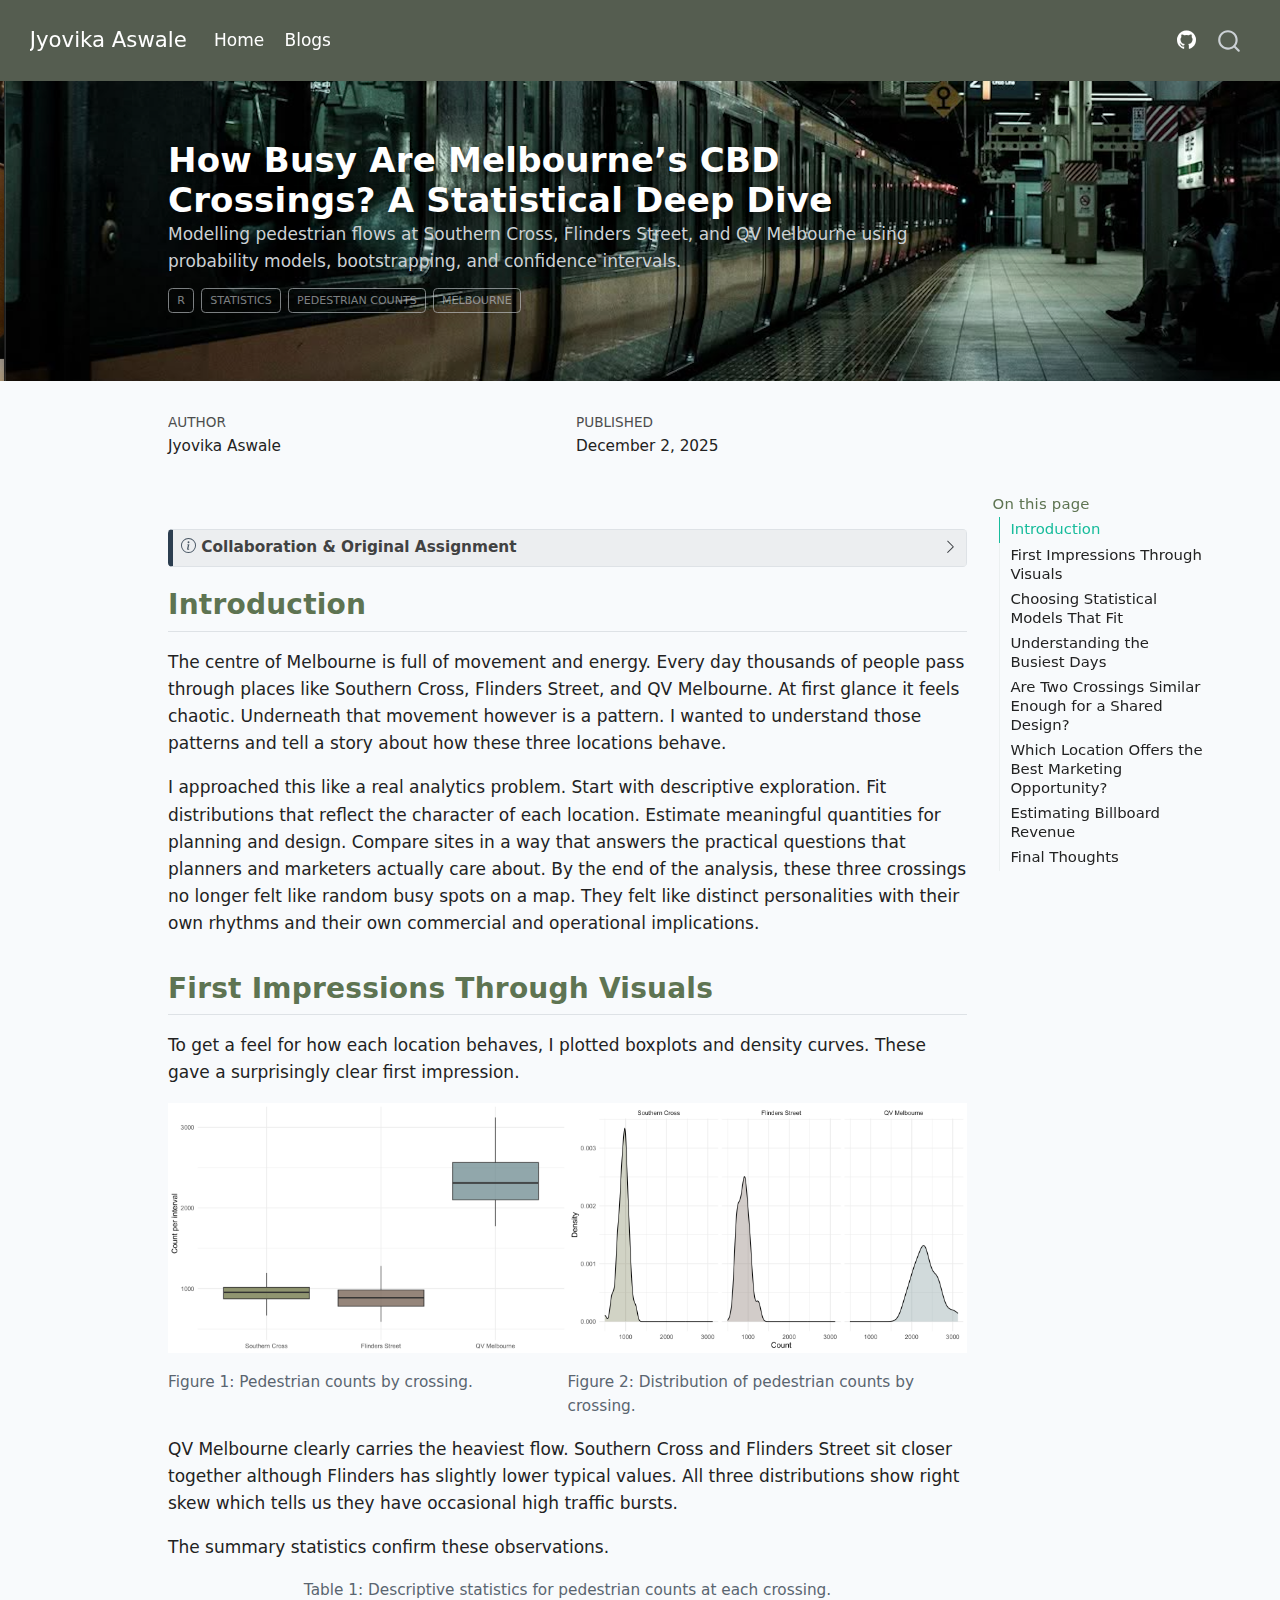
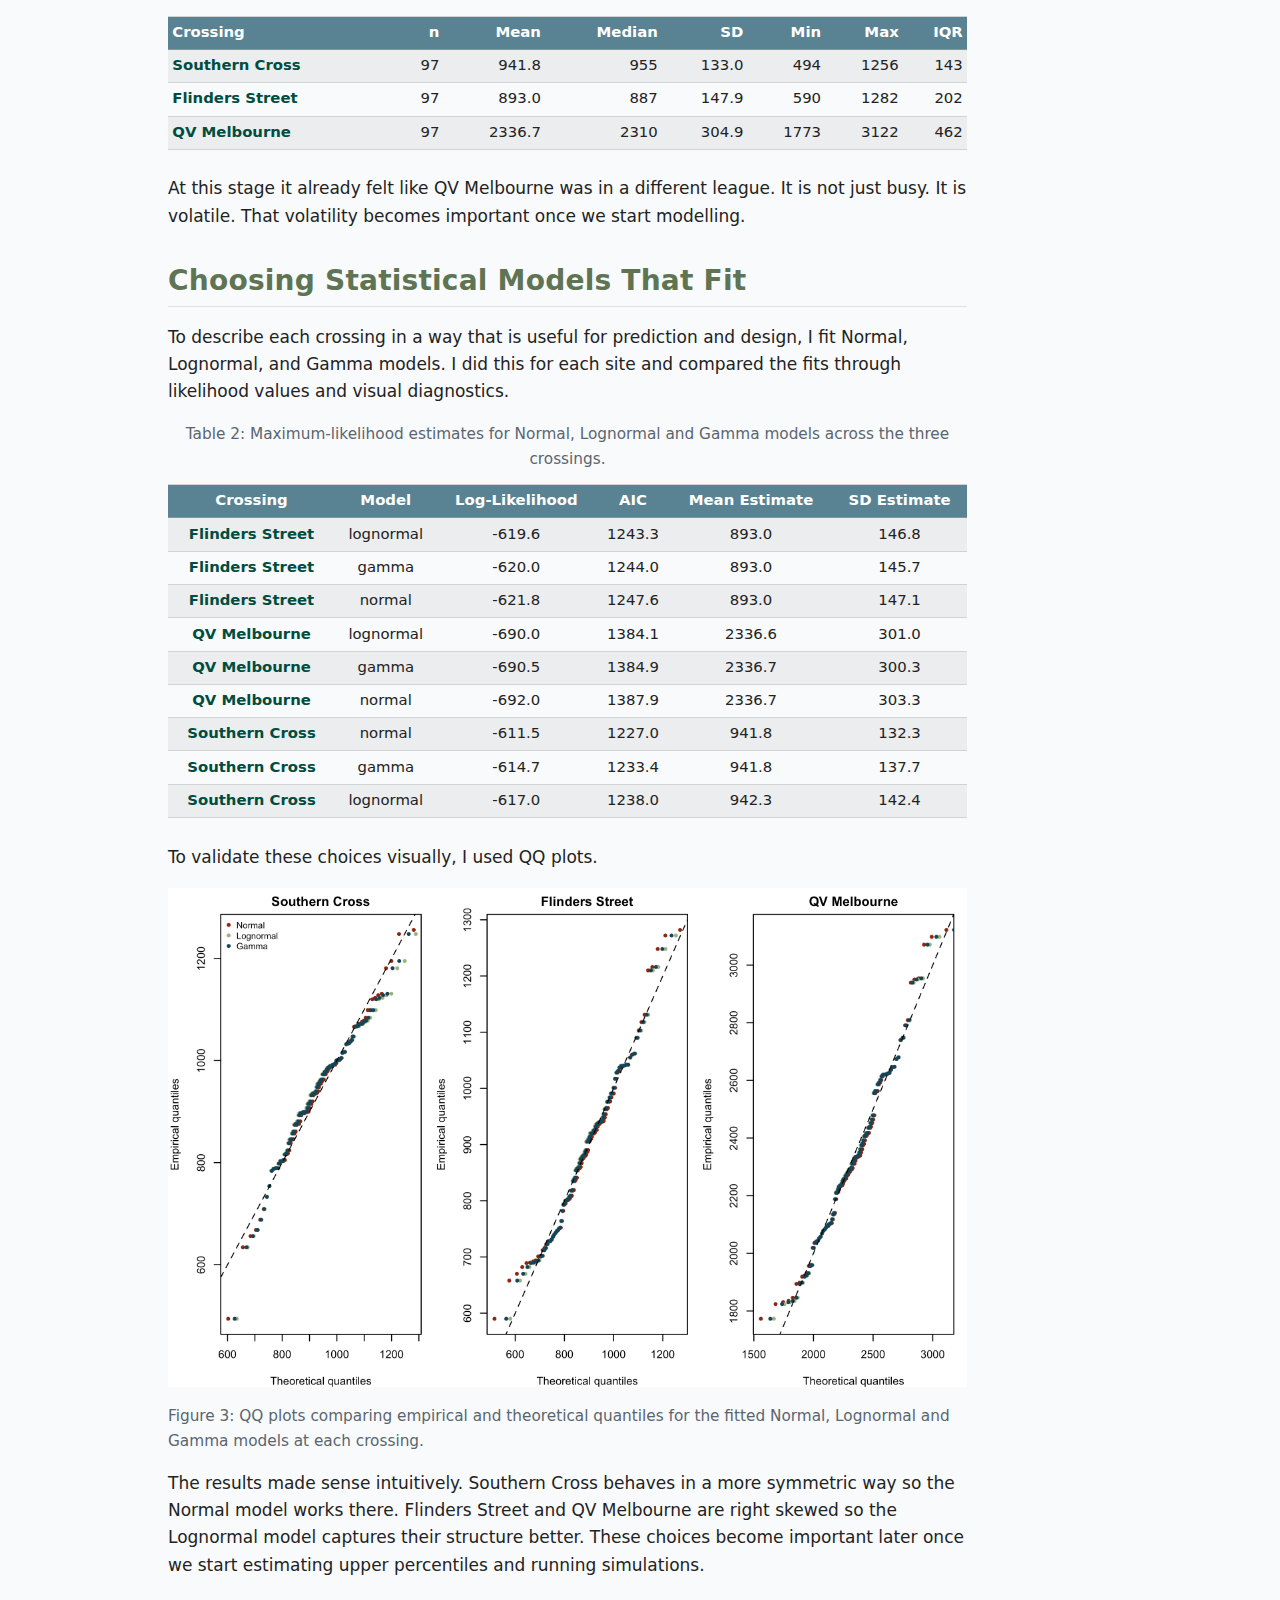
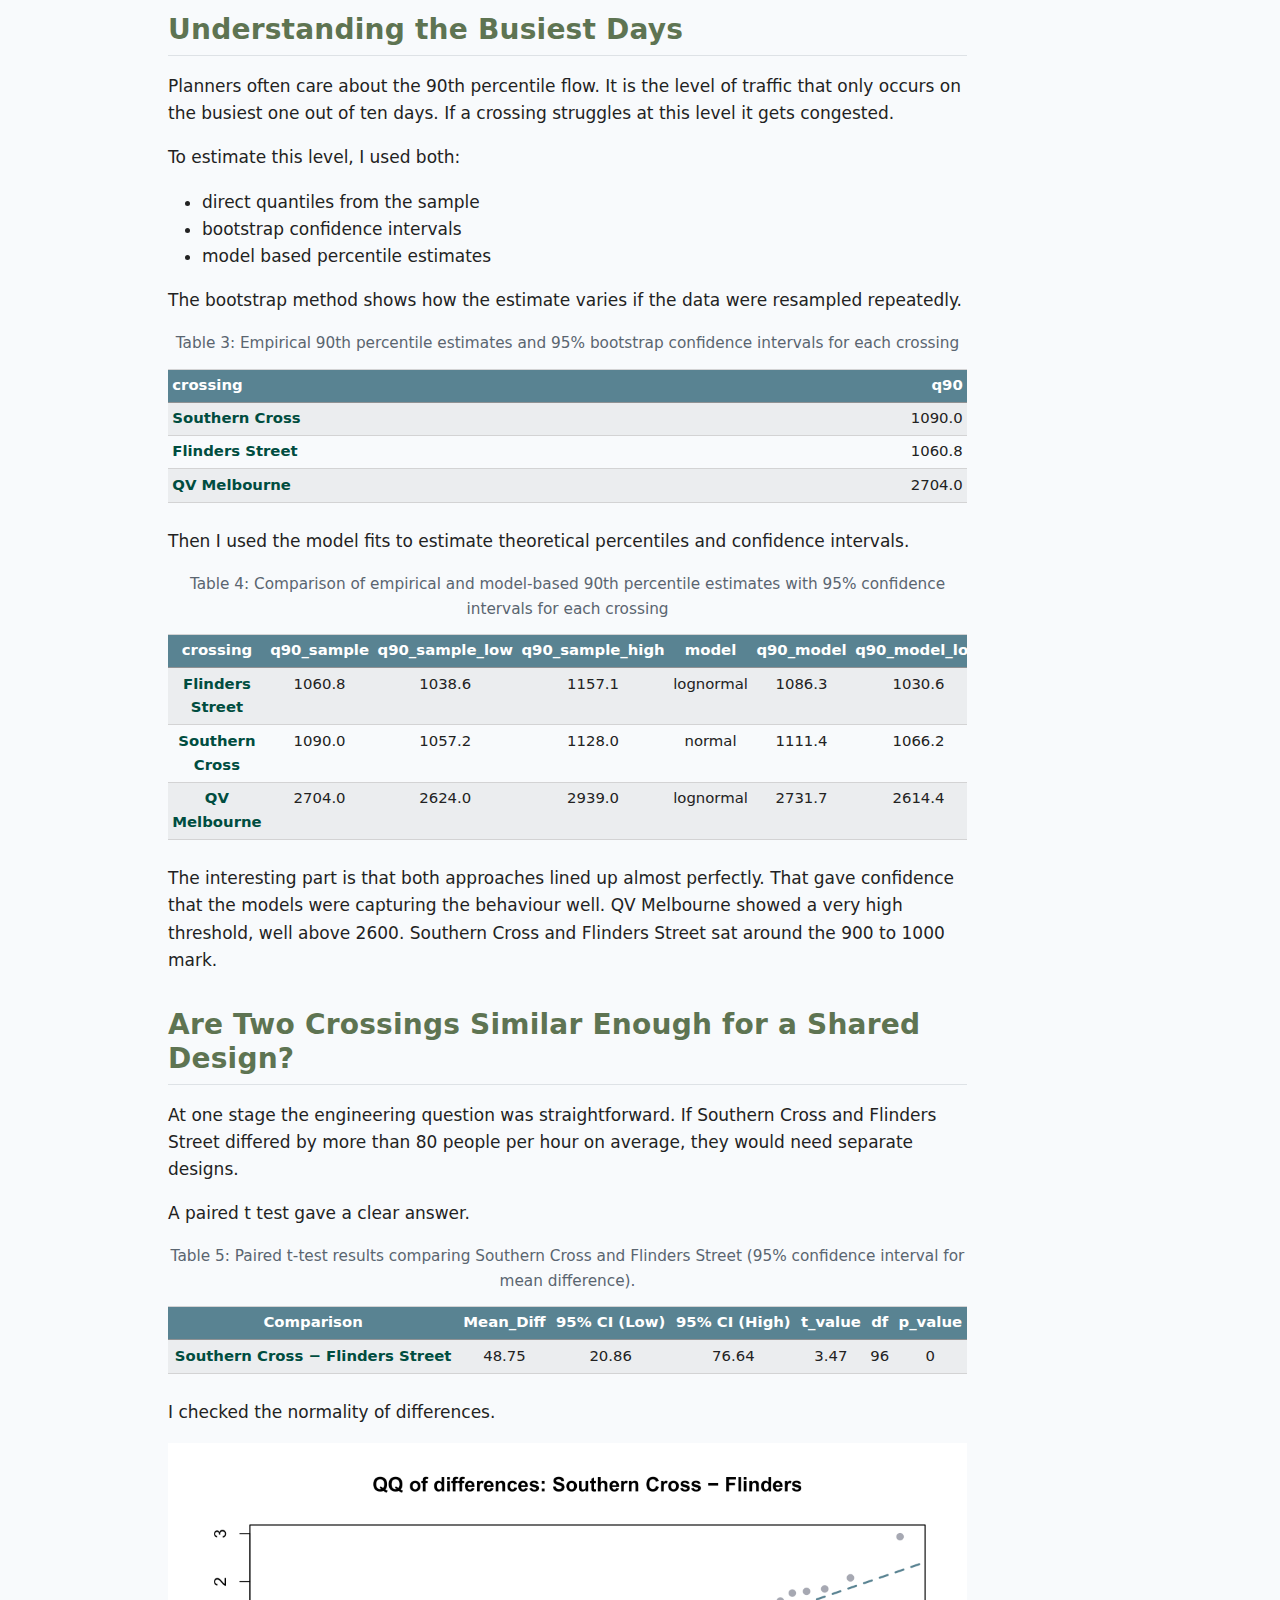
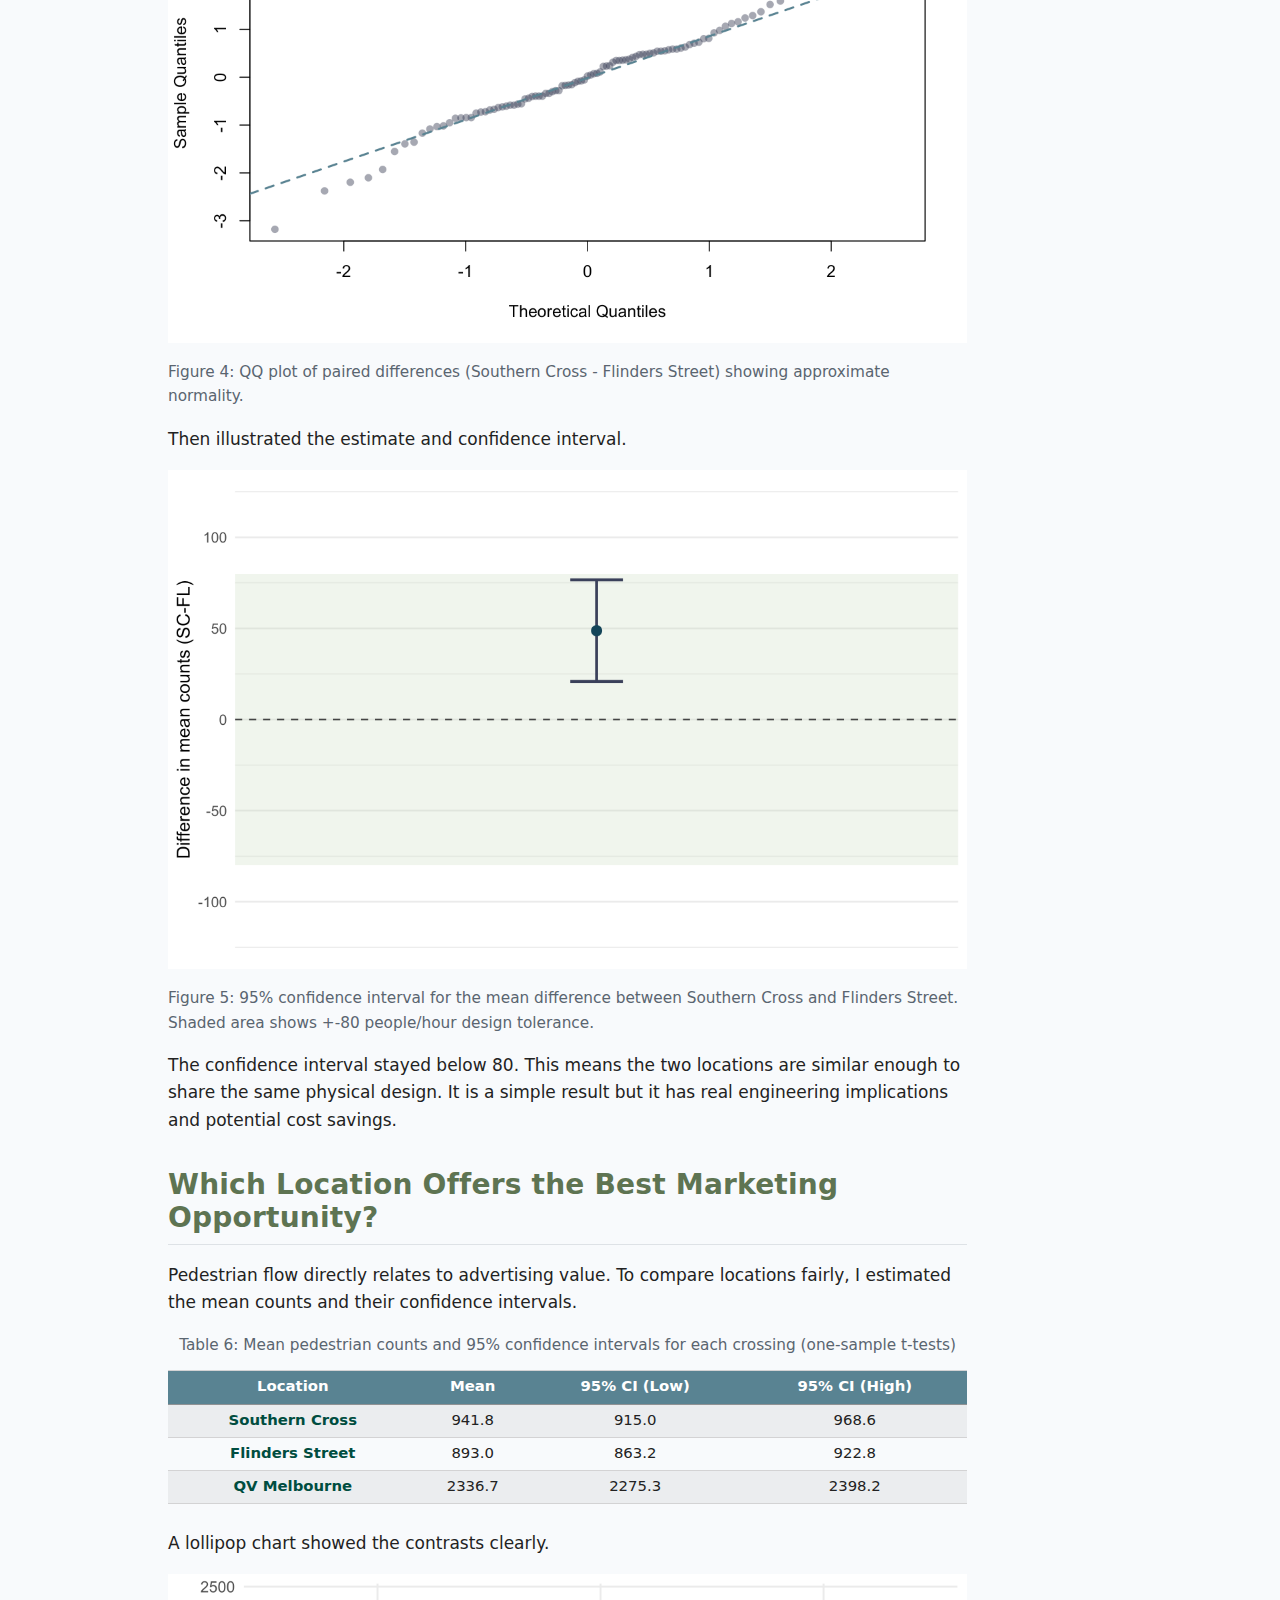
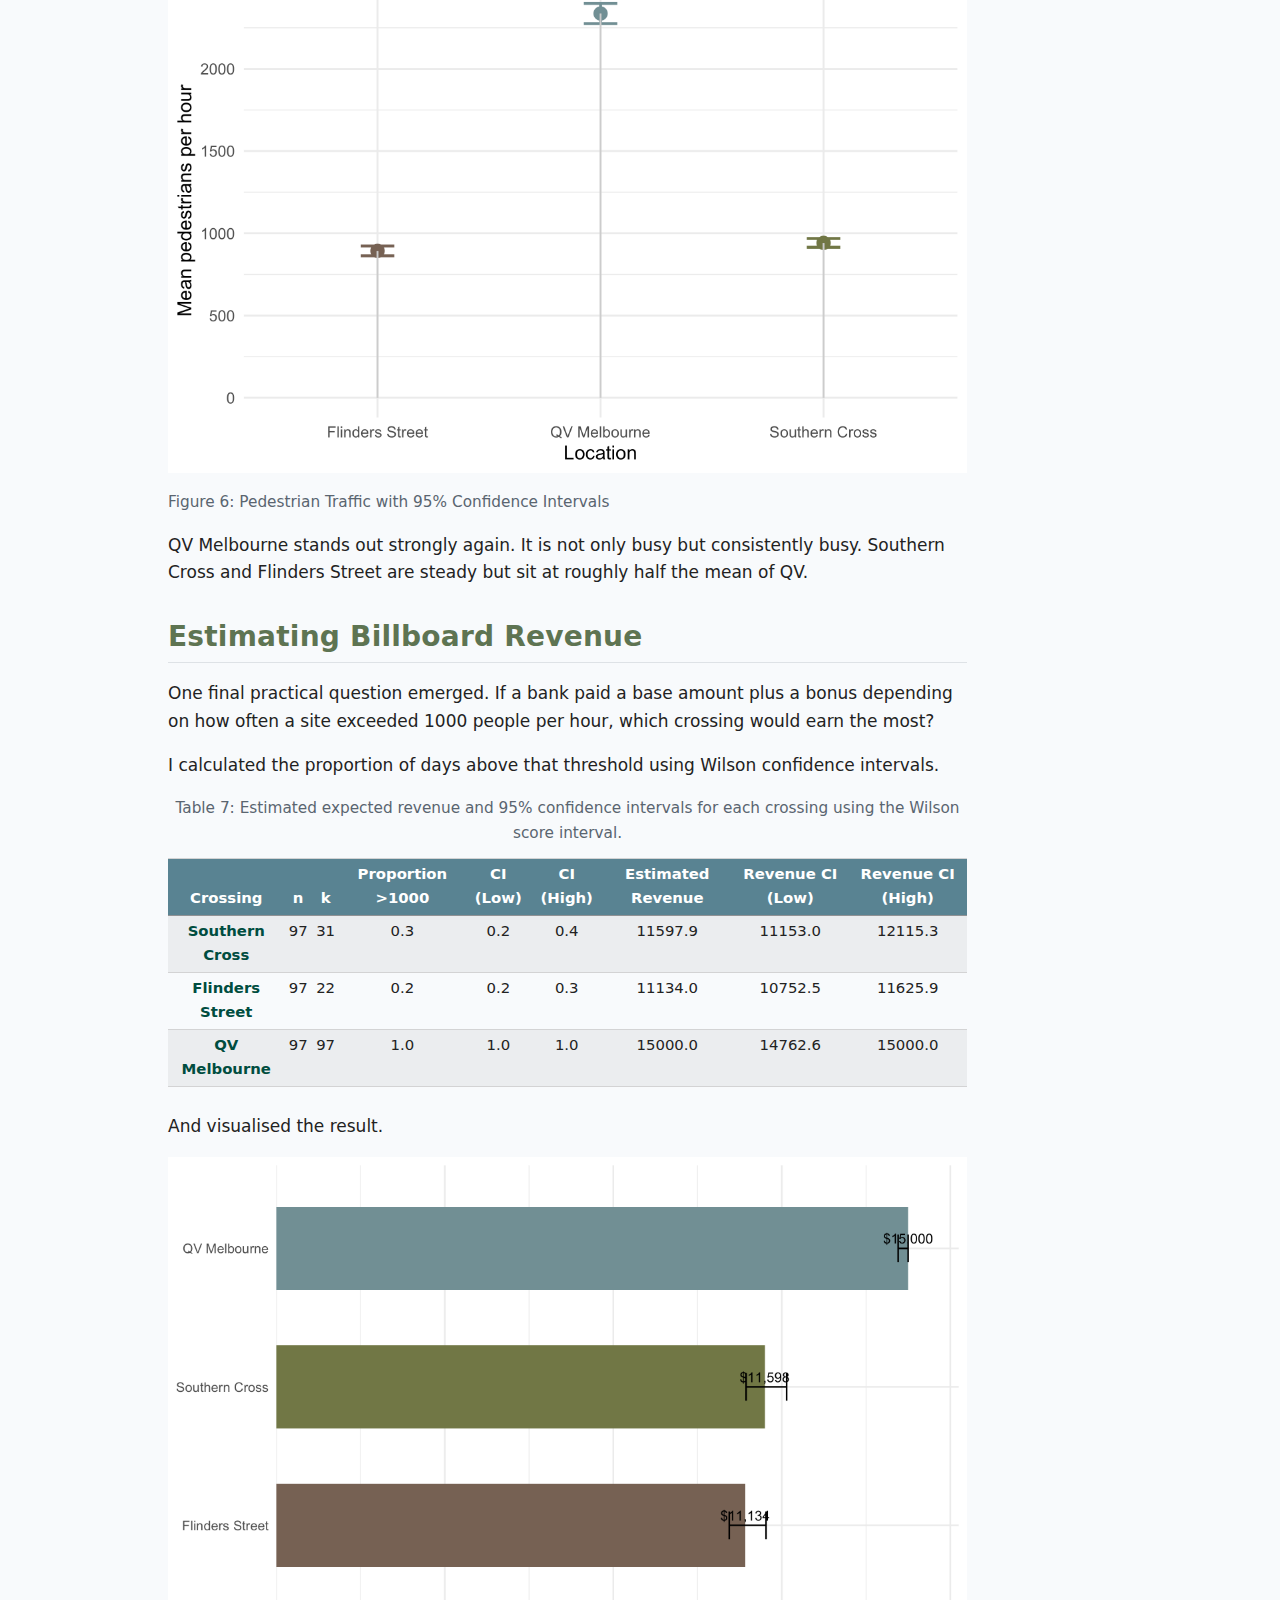
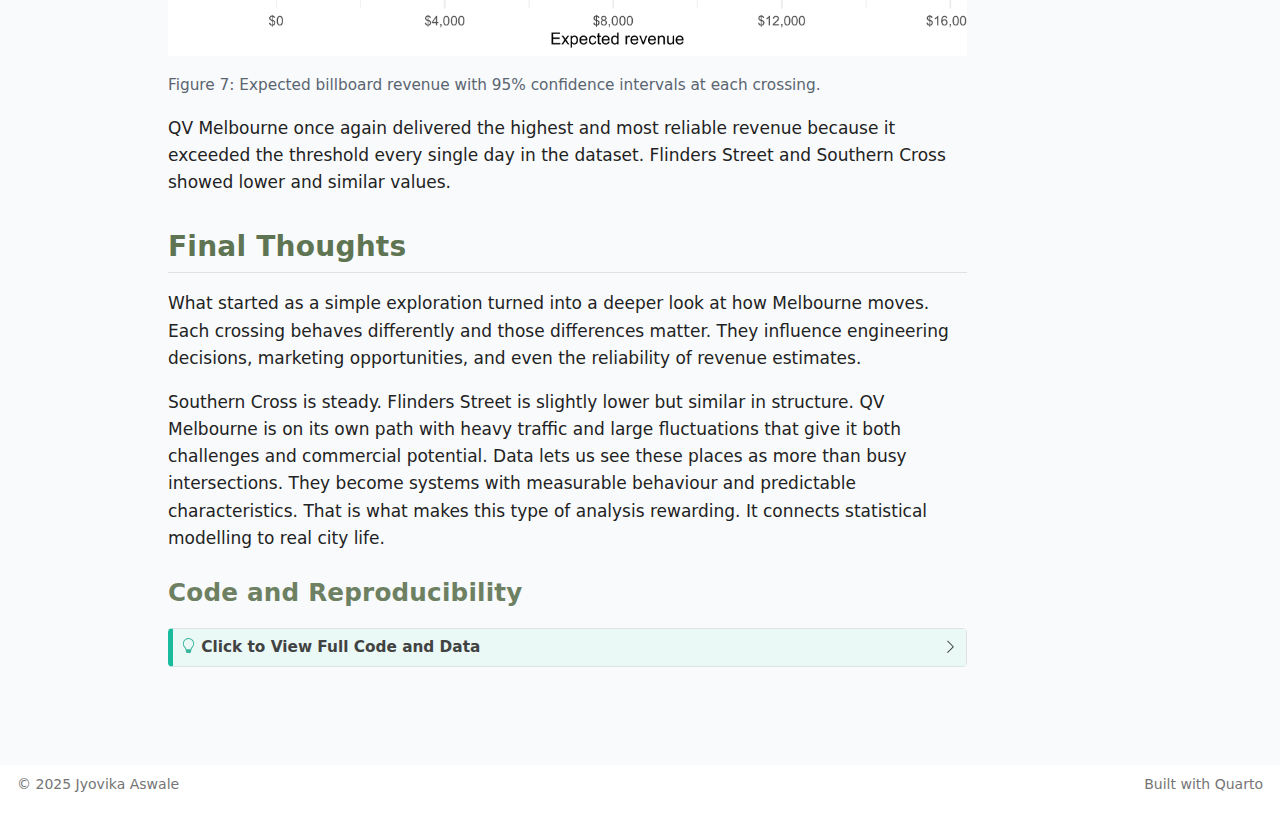
<file: docs/posts/pedestrian/pedestrian.html>
<!DOCTYPE html>
<html xmlns="http://www.w3.org/1999/xhtml" lang="en" xml:lang="en"><head>

<meta charset="utf-8">
<meta name="generator" content="quarto-1.7.32">

<meta name="viewport" content="width=device-width, initial-scale=1.0, user-scalable=yes">

<meta name="author" content="Jyovika Aswale">
<meta name="dcterms.date" content="2025-12-02">
<meta name="description" content="Modelling pedestrian flows at Southern Cross, Flinders Street, and QV Melbourne using probability models, bootstrapping, and confidence intervals.">

<title>How Busy Are Melbourne’s CBD Crossings? A Statistical Deep Dive – Jyovika Aswale</title>
<style>
code{white-space: pre-wrap;}
span.smallcaps{font-variant: small-caps;}
div.columns{display: flex; gap: min(4vw, 1.5em);}
div.column{flex: auto; overflow-x: auto;}
div.hanging-indent{margin-left: 1.5em; text-indent: -1.5em;}
ul.task-list{list-style: none;}
ul.task-list li input[type="checkbox"] {
  width: 0.8em;
  margin: 0 0.8em 0.2em -1em; /* quarto-specific, see https://github.com/quarto-dev/quarto-cli/issues/4556 */ 
  vertical-align: middle;
}
</style>


<script src="../../site_libs/quarto-nav/quarto-nav.js"></script>
<script src="../../site_libs/quarto-nav/headroom.min.js"></script>
<script src="../../site_libs/clipboard/clipboard.min.js"></script>
<script src="../../site_libs/quarto-search/autocomplete.umd.js"></script>
<script src="../../site_libs/quarto-search/fuse.min.js"></script>
<script src="../../site_libs/quarto-search/quarto-search.js"></script>
<meta name="quarto:offset" content="../../">
<script src="../../site_libs/quarto-html/quarto.js" type="module"></script>
<script src="../../site_libs/quarto-html/tabsets/tabsets.js" type="module"></script>
<script src="../../site_libs/quarto-html/popper.min.js"></script>
<script src="../../site_libs/quarto-html/tippy.umd.min.js"></script>
<script src="../../site_libs/quarto-html/anchor.min.js"></script>
<link href="../../site_libs/quarto-html/tippy.css" rel="stylesheet">
<link href="../../site_libs/quarto-html/quarto-syntax-highlighting-37eea08aefeeee20ff55810ff984fec1.css" rel="stylesheet" id="quarto-text-highlighting-styles">
<script src="../../site_libs/bootstrap/bootstrap.min.js"></script>
<link href="../../site_libs/bootstrap/bootstrap-icons.css" rel="stylesheet">
<link href="../../site_libs/bootstrap/bootstrap-6bdd2aebeb936dcddaa5f935a5de481c.min.css" rel="stylesheet" append-hash="true" id="quarto-bootstrap" data-mode="light">
<script id="quarto-search-options" type="application/json">{
  "location": "navbar",
  "copy-button": false,
  "collapse-after": 3,
  "panel-placement": "end",
  "type": "overlay",
  "limit": 50,
  "keyboard-shortcut": [
    "f",
    "/",
    "s"
  ],
  "show-item-context": false,
  "language": {
    "search-no-results-text": "No results",
    "search-matching-documents-text": "matching documents",
    "search-copy-link-title": "Copy link to search",
    "search-hide-matches-text": "Hide additional matches",
    "search-more-match-text": "more match in this document",
    "search-more-matches-text": "more matches in this document",
    "search-clear-button-title": "Clear",
    "search-text-placeholder": "",
    "search-detached-cancel-button-title": "Cancel",
    "search-submit-button-title": "Submit",
    "search-label": "Search"
  }
}</script>
<style>html{ scroll-behavior: smooth; }</style>
<style>

      .quarto-title-block .quarto-title-banner {
        background-image: url(train-banner.jpg);
background-size: cover;
      }
</style>
<meta name="google-site-verification" content="b537a678c2d1ca85">
<script src="../../site_libs/kePrint-0.0.1/kePrint.js"></script>
<link href="../../site_libs/lightable-0.0.1/lightable.css" rel="stylesheet">


<link rel="stylesheet" href="../../styles.css">
<meta property="og:title" content="How Busy Are Melbourne’s CBD Crossings? A Statistical Deep Dive – Jyovika Aswale">
<meta property="og:description" content="Modelling pedestrian flows at Southern Cross, Flinders Street, and QV Melbourne using probability models, bootstrapping, and confidence intervals.">
<meta property="og:image" content="https://jyovika.github.io/jyovika-analytics-portfolio/posts/pedestrian/train-banner.jpg">
<meta property="og:site_name" content="Jyovika Aswale">
<meta name="twitter:title" content="How Busy Are Melbourne’s CBD Crossings? A Statistical Deep Dive – Jyovika Aswale">
<meta name="twitter:description" content="Modelling pedestrian flows at Southern Cross, Flinders Street, and QV Melbourne using probability models, bootstrapping, and confidence intervals.">
<meta name="twitter:image" content="https://jyovika.github.io/jyovika-analytics-portfolio/posts/pedestrian/train-banner.jpg">
<meta name="twitter:card" content="summary_large_image">
</head>

<body class="nav-fixed quarto-light">

<div id="quarto-search-results"></div>
  <header id="quarto-header" class="headroom fixed-top quarto-banner">
    <nav class="navbar navbar-expand-lg " data-bs-theme="dark">
      <div class="navbar-container container-fluid">
      <div class="navbar-brand-container mx-auto">
    <a class="navbar-brand" href="../../index.html">
    <span class="navbar-title">Jyovika Aswale</span>
    </a>
  </div>
            <div id="quarto-search" class="" title="Search"></div>
          <button class="navbar-toggler" type="button" data-bs-toggle="collapse" data-bs-target="#navbarCollapse" aria-controls="navbarCollapse" role="menu" aria-expanded="false" aria-label="Toggle navigation" onclick="if (window.quartoToggleHeadroom) { window.quartoToggleHeadroom(); }">
  <span class="navbar-toggler-icon"></span>
</button>
          <div class="collapse navbar-collapse" id="navbarCollapse">
            <ul class="navbar-nav navbar-nav-scroll me-auto">
  <li class="nav-item">
    <a class="nav-link" href="../../about.html"> 
<span class="menu-text">Home</span></a>
  </li>  
  <li class="nav-item">
    <a class="nav-link" href="../../index.html"> 
<span class="menu-text">Blogs</span></a>
  </li>  
</ul>
            <ul class="navbar-nav navbar-nav-scroll ms-auto">
  <li class="nav-item compact">
    <a class="nav-link" href="https://github.com/jyovika"> <i class="bi bi-github" role="img">
</i> 
<span class="menu-text"></span></a>
  </li>  
</ul>
          </div> <!-- /navcollapse -->
            <div class="quarto-navbar-tools">
</div>
      </div> <!-- /container-fluid -->
    </nav>
</header>
<!-- content -->
<header id="title-block-header" class="quarto-title-block default page-columns page-full">
  <div class="quarto-title-banner page-columns page-full">
    <div class="quarto-title column-body">
      <h1 class="title">How Busy Are Melbourne’s CBD Crossings? A Statistical Deep Dive</h1>
                  <div>
        <div class="description">
          Modelling pedestrian flows at Southern Cross, Flinders Street, and QV Melbourne using probability models, bootstrapping, and confidence intervals.
        </div>
      </div>
                          <div class="quarto-categories">
                <div class="quarto-category">R</div>
                <div class="quarto-category">Statistics</div>
                <div class="quarto-category">Pedestrian counts</div>
                <div class="quarto-category">Melbourne</div>
              </div>
                  </div>
  </div>
    
  
  <div class="quarto-title-meta">

      <div>
      <div class="quarto-title-meta-heading">Author</div>
      <div class="quarto-title-meta-contents">
               <p>Jyovika Aswale </p>
            </div>
    </div>
      
      <div>
      <div class="quarto-title-meta-heading">Published</div>
      <div class="quarto-title-meta-contents">
        <p class="date">December 2, 2025</p>
      </div>
    </div>
    
      
    </div>
    
  
  </header><div id="quarto-content" class="quarto-container page-columns page-rows-contents page-layout-article page-navbar">
<!-- sidebar -->
<!-- margin-sidebar -->
    <div id="quarto-margin-sidebar" class="sidebar margin-sidebar">
        <nav id="TOC" role="doc-toc" class="toc-active">
    <h2 id="toc-title">On this page</h2>
   
  <ul>
  <li><a href="#introduction" id="toc-introduction" class="nav-link active" data-scroll-target="#introduction">Introduction</a></li>
  <li><a href="#first-impressions-through-visuals" id="toc-first-impressions-through-visuals" class="nav-link" data-scroll-target="#first-impressions-through-visuals">First Impressions Through Visuals</a></li>
  <li><a href="#choosing-statistical-models-that-fit" id="toc-choosing-statistical-models-that-fit" class="nav-link" data-scroll-target="#choosing-statistical-models-that-fit">Choosing Statistical Models That Fit</a></li>
  <li><a href="#understanding-the-busiest-days" id="toc-understanding-the-busiest-days" class="nav-link" data-scroll-target="#understanding-the-busiest-days">Understanding the Busiest Days</a></li>
  <li><a href="#are-two-crossings-similar-enough-for-a-shared-design" id="toc-are-two-crossings-similar-enough-for-a-shared-design" class="nav-link" data-scroll-target="#are-two-crossings-similar-enough-for-a-shared-design">Are Two Crossings Similar Enough for a Shared Design?</a></li>
  <li><a href="#which-location-offers-the-best-marketing-opportunity" id="toc-which-location-offers-the-best-marketing-opportunity" class="nav-link" data-scroll-target="#which-location-offers-the-best-marketing-opportunity">Which Location Offers the Best Marketing Opportunity?</a></li>
  <li><a href="#estimating-billboard-revenue" id="toc-estimating-billboard-revenue" class="nav-link" data-scroll-target="#estimating-billboard-revenue">Estimating Billboard Revenue</a></li>
  <li><a href="#final-thoughts" id="toc-final-thoughts" class="nav-link" data-scroll-target="#final-thoughts">Final Thoughts</a>
  <ul class="collapse">
  <li><a href="#code-and-reproducibility" id="toc-code-and-reproducibility" class="nav-link" data-scroll-target="#code-and-reproducibility">Code and Reproducibility</a></li>
  </ul></li>
  </ul>
</nav>
    </div>
<!-- main -->
<main class="content quarto-banner-title-block" id="quarto-document-content">





<div class="callout callout-style-default callout-note callout-titled" title="Collaboration &amp; Original Assignment">
<div class="callout-header d-flex align-content-center" data-bs-toggle="collapse" data-bs-target=".callout-1-contents" aria-controls="callout-1" aria-expanded="false" aria-label="Toggle callout">
<div class="callout-icon-container">
<i class="callout-icon"></i>
</div>
<div class="callout-title-container flex-fill">
Collaboration &amp; Original Assignment
</div>
<div class="callout-btn-toggle d-inline-block border-0 py-1 ps-1 pe-0 float-end"><i class="callout-toggle"></i></div>
</div>
<div id="callout-1" class="callout-1-contents callout-collapse collapse">
<div class="callout-body-container callout-body">
<p>This analysis began as a group assignment for our Statistical Thinking unit, completed together with <strong>Sia Chawla</strong> and <strong>Siddhi Jadhav</strong>.<br>
The core data wrangling, modelling, and statistical code were developed collaboratively.</p>
<p>This blog post is my own adapted version for my analytics portfolio, I’ve rewritten the narrative, added explanations, and restructured the presentation for a broader readership, but the underlying work is <strong>not solely my own</strong>.</p>
<p>You can find the original group repository here:<br>
👉 <strong>Original Assignment GitHub Repo:</strong> <a href="https://github.com/jyovika/Pedestrian_Crossings_Data_Analysis" class="uri">https://github.com/jyovika/Pedestrian_Crossings_Data_Analysis</a></p>
</div>
</div>
</div>
<section id="introduction" class="level2">
<h2 class="anchored" data-anchor-id="introduction">Introduction</h2>
<p>The centre of Melbourne is full of movement and energy. Every day thousands of people pass through places like Southern Cross, Flinders Street, and QV Melbourne. At first glance it feels chaotic. Underneath that movement however is a pattern. I wanted to understand those patterns and tell a story about how these three locations behave.</p>
<p>I approached this like a real analytics problem. Start with descriptive exploration. Fit distributions that reflect the character of each location. Estimate meaningful quantities for planning and design. Compare sites in a way that answers the practical questions that planners and marketers actually care about. By the end of the analysis, these three crossings no longer felt like random busy spots on a map. They felt like distinct personalities with their own rhythms and their own commercial and operational implications.</p>
</section>
<section id="first-impressions-through-visuals" class="level2">
<h2 class="anchored" data-anchor-id="first-impressions-through-visuals">First Impressions Through Visuals</h2>
<p>To get a feel for how each location behaves, I plotted boxplots and density curves. These gave a surprisingly clear first impression.</p>
<div class="columns">
<div class="column" style="width:50%;">
<div class="cell" data-layout-align="center">
<div class="cell-output-display">
<div id="fig-boxplot" class="quarto-float quarto-figure quarto-figure-center anchored" data-fig-align="center">
<figure class="quarto-float quarto-float-fig figure">
<div aria-describedby="fig-boxplot-caption-0ceaefa1-69ba-4598-a22c-09a6ac19f8ca">
<img src="pedestrian_files/figure-html/fig-boxplot-1.png" class="img-fluid quarto-figure quarto-figure-center figure-img" width="1200">
</div>
<figcaption class="quarto-float-caption-bottom quarto-float-caption quarto-float-fig" id="fig-boxplot-caption-0ceaefa1-69ba-4598-a22c-09a6ac19f8ca">
Figure&nbsp;1: Pedestrian counts by crossing.
</figcaption>
</figure>
</div>
</div>
</div>
</div><div class="column" style="width:50%;">
<div class="cell" data-layout-align="center">
<div class="cell-output-display">
<div id="fig-density" class="quarto-float quarto-figure quarto-figure-center anchored" data-fig-align="center">
<figure class="quarto-float quarto-float-fig figure">
<div aria-describedby="fig-density-caption-0ceaefa1-69ba-4598-a22c-09a6ac19f8ca">
<img src="pedestrian_files/figure-html/fig-density-1.png" class="img-fluid quarto-figure quarto-figure-center figure-img" width="1200">
</div>
<figcaption class="quarto-float-caption-bottom quarto-float-caption quarto-float-fig" id="fig-density-caption-0ceaefa1-69ba-4598-a22c-09a6ac19f8ca">
Figure&nbsp;2: Distribution of pedestrian counts by crossing.
</figcaption>
</figure>
</div>
</div>
</div>
</div>
</div>
<p>QV Melbourne clearly carries the heaviest flow. Southern Cross and Flinders Street sit closer together although Flinders has slightly lower typical values. All three distributions show right skew which tells us they have occasional high traffic bursts.</p>
<p>The summary statistics confirm these observations.</p>
<div class="cell" data-layout-align="center">
<div id="tbl-crossing-summary" class="cell quarto-float quarto-figure quarto-figure-center anchored" data-layout-align="center">
<figure class="quarto-float quarto-float-tbl figure">
<figcaption class="quarto-float-caption-top quarto-float-caption quarto-float-tbl" id="tbl-crossing-summary-caption-0ceaefa1-69ba-4598-a22c-09a6ac19f8ca">
Table&nbsp;1: Descriptive statistics for pedestrian counts at each crossing.
</figcaption>
<div aria-describedby="tbl-crossing-summary-caption-0ceaefa1-69ba-4598-a22c-09a6ac19f8ca">
<div class="cell-output-display">
<div class="table-responsive">
<table class="table table-striped table-hover table-condensed do-not-create-environment cell caption-top table-sm small" data-quarto-postprocess="true">
<thead>
<tr class="header">
<th data-quarto-table-cell-role="th" style="text-align: left; font-weight: bold; color: rgba(255, 255, 255, 255) !important; background-color: rgba(89, 131, 146, 255) !important;">Crossing</th>
<th data-quarto-table-cell-role="th" style="text-align: right; font-weight: bold; color: rgba(255, 255, 255, 255) !important; background-color: rgba(89, 131, 146, 255) !important;">n</th>
<th data-quarto-table-cell-role="th" style="text-align: right; font-weight: bold; color: rgba(255, 255, 255, 255) !important; background-color: rgba(89, 131, 146, 255) !important;">Mean</th>
<th data-quarto-table-cell-role="th" style="text-align: right; font-weight: bold; color: rgba(255, 255, 255, 255) !important; background-color: rgba(89, 131, 146, 255) !important;">Median</th>
<th data-quarto-table-cell-role="th" style="text-align: right; font-weight: bold; color: rgba(255, 255, 255, 255) !important; background-color: rgba(89, 131, 146, 255) !important;">SD</th>
<th data-quarto-table-cell-role="th" style="text-align: right; font-weight: bold; color: rgba(255, 255, 255, 255) !important; background-color: rgba(89, 131, 146, 255) !important;">Min</th>
<th data-quarto-table-cell-role="th" style="text-align: right; font-weight: bold; color: rgba(255, 255, 255, 255) !important; background-color: rgba(89, 131, 146, 255) !important;">Max</th>
<th data-quarto-table-cell-role="th" style="text-align: right; font-weight: bold; color: rgba(255, 255, 255, 255) !important; background-color: rgba(89, 131, 146, 255) !important;">IQR</th>
</tr>
</thead>
<tbody>
<tr class="odd">
<td style="text-align: left; font-weight: bold; color: rgba(0, 77, 64, 255) !important;">Southern Cross</td>
<td style="text-align: right;">97</td>
<td style="text-align: right;">941.8</td>
<td style="text-align: right;">955</td>
<td style="text-align: right;">133.0</td>
<td style="text-align: right;">494</td>
<td style="text-align: right;">1256</td>
<td style="text-align: right;">143</td>
</tr>
<tr class="even">
<td style="text-align: left; font-weight: bold; color: rgba(0, 77, 64, 255) !important;">Flinders Street</td>
<td style="text-align: right;">97</td>
<td style="text-align: right;">893.0</td>
<td style="text-align: right;">887</td>
<td style="text-align: right;">147.9</td>
<td style="text-align: right;">590</td>
<td style="text-align: right;">1282</td>
<td style="text-align: right;">202</td>
</tr>
<tr class="odd">
<td style="text-align: left; font-weight: bold; color: rgba(0, 77, 64, 255) !important;">QV Melbourne</td>
<td style="text-align: right;">97</td>
<td style="text-align: right;">2336.7</td>
<td style="text-align: right;">2310</td>
<td style="text-align: right;">304.9</td>
<td style="text-align: right;">1773</td>
<td style="text-align: right;">3122</td>
<td style="text-align: right;">462</td>
</tr>
</tbody>
</table>
</div>
</div>
</div>
</figure>
</div>
</div>
<p>At this stage it already felt like QV Melbourne was in a different league. It is not just busy. It is volatile. That volatility becomes important once we start modelling.</p>
</section>
<section id="choosing-statistical-models-that-fit" class="level2">
<h2 class="anchored" data-anchor-id="choosing-statistical-models-that-fit">Choosing Statistical Models That Fit</h2>
<p>To describe each crossing in a way that is useful for prediction and design, I fit Normal, Lognormal, and Gamma models. I did this for each site and compared the fits through likelihood values and visual diagnostics.</p>
<div class="cell" data-layout-align="center">
<div id="tbl-mle" class="cell quarto-float quarto-figure quarto-figure-center anchored" data-layout-align="center">
<figure class="quarto-float quarto-float-tbl figure">
<figcaption class="quarto-float-caption-top quarto-float-caption quarto-float-tbl" id="tbl-mle-caption-0ceaefa1-69ba-4598-a22c-09a6ac19f8ca">
Table&nbsp;2: Maximum-likelihood estimates for Normal, Lognormal and Gamma models across the three crossings.
</figcaption>
<div aria-describedby="tbl-mle-caption-0ceaefa1-69ba-4598-a22c-09a6ac19f8ca">
<div class="cell-output-display">
<div class="table-responsive">
<table class="table table-striped table-hover table-condensed do-not-create-environment cell caption-top table-sm small" data-quarto-postprocess="true">
<thead>
<tr class="header">
<th data-quarto-table-cell-role="th" style="text-align: center; font-weight: bold; color: rgba(255, 255, 255, 255) !important; background-color: rgba(89, 131, 146, 255) !important;">Crossing</th>
<th data-quarto-table-cell-role="th" style="text-align: center; font-weight: bold; color: rgba(255, 255, 255, 255) !important; background-color: rgba(89, 131, 146, 255) !important;">Model</th>
<th data-quarto-table-cell-role="th" style="text-align: center; font-weight: bold; color: rgba(255, 255, 255, 255) !important; background-color: rgba(89, 131, 146, 255) !important;">Log-Likelihood</th>
<th data-quarto-table-cell-role="th" style="text-align: center; font-weight: bold; color: rgba(255, 255, 255, 255) !important; background-color: rgba(89, 131, 146, 255) !important;">AIC</th>
<th data-quarto-table-cell-role="th" style="text-align: center; font-weight: bold; color: rgba(255, 255, 255, 255) !important; background-color: rgba(89, 131, 146, 255) !important;">Mean Estimate</th>
<th data-quarto-table-cell-role="th" style="text-align: center; font-weight: bold; color: rgba(255, 255, 255, 255) !important; background-color: rgba(89, 131, 146, 255) !important;">SD Estimate</th>
</tr>
</thead>
<tbody>
<tr class="odd">
<td style="text-align: center; font-weight: bold; color: rgba(0, 77, 64, 255) !important;">Flinders Street</td>
<td style="text-align: center;">lognormal</td>
<td style="text-align: center;">-619.6</td>
<td style="text-align: center;">1243.3</td>
<td style="text-align: center;">893.0</td>
<td style="text-align: center;">146.8</td>
</tr>
<tr class="even">
<td style="text-align: center; font-weight: bold; color: rgba(0, 77, 64, 255) !important;">Flinders Street</td>
<td style="text-align: center;">gamma</td>
<td style="text-align: center;">-620.0</td>
<td style="text-align: center;">1244.0</td>
<td style="text-align: center;">893.0</td>
<td style="text-align: center;">145.7</td>
</tr>
<tr class="odd">
<td style="text-align: center; font-weight: bold; color: rgba(0, 77, 64, 255) !important;">Flinders Street</td>
<td style="text-align: center;">normal</td>
<td style="text-align: center;">-621.8</td>
<td style="text-align: center;">1247.6</td>
<td style="text-align: center;">893.0</td>
<td style="text-align: center;">147.1</td>
</tr>
<tr class="even">
<td style="text-align: center; font-weight: bold; color: rgba(0, 77, 64, 255) !important;">QV Melbourne</td>
<td style="text-align: center;">lognormal</td>
<td style="text-align: center;">-690.0</td>
<td style="text-align: center;">1384.1</td>
<td style="text-align: center;">2336.6</td>
<td style="text-align: center;">301.0</td>
</tr>
<tr class="odd">
<td style="text-align: center; font-weight: bold; color: rgba(0, 77, 64, 255) !important;">QV Melbourne</td>
<td style="text-align: center;">gamma</td>
<td style="text-align: center;">-690.5</td>
<td style="text-align: center;">1384.9</td>
<td style="text-align: center;">2336.7</td>
<td style="text-align: center;">300.3</td>
</tr>
<tr class="even">
<td style="text-align: center; font-weight: bold; color: rgba(0, 77, 64, 255) !important;">QV Melbourne</td>
<td style="text-align: center;">normal</td>
<td style="text-align: center;">-692.0</td>
<td style="text-align: center;">1387.9</td>
<td style="text-align: center;">2336.7</td>
<td style="text-align: center;">303.3</td>
</tr>
<tr class="odd">
<td style="text-align: center; font-weight: bold; color: rgba(0, 77, 64, 255) !important;">Southern Cross</td>
<td style="text-align: center;">normal</td>
<td style="text-align: center;">-611.5</td>
<td style="text-align: center;">1227.0</td>
<td style="text-align: center;">941.8</td>
<td style="text-align: center;">132.3</td>
</tr>
<tr class="even">
<td style="text-align: center; font-weight: bold; color: rgba(0, 77, 64, 255) !important;">Southern Cross</td>
<td style="text-align: center;">gamma</td>
<td style="text-align: center;">-614.7</td>
<td style="text-align: center;">1233.4</td>
<td style="text-align: center;">941.8</td>
<td style="text-align: center;">137.7</td>
</tr>
<tr class="odd">
<td style="text-align: center; font-weight: bold; color: rgba(0, 77, 64, 255) !important;">Southern Cross</td>
<td style="text-align: center;">lognormal</td>
<td style="text-align: center;">-617.0</td>
<td style="text-align: center;">1238.0</td>
<td style="text-align: center;">942.3</td>
<td style="text-align: center;">142.4</td>
</tr>
</tbody>
</table>
</div>
</div>
</div>
</figure>
</div>
</div>
<p>To validate these choices visually, I used QQ plots.</p>
<div class="cell" data-layout-align="center">
<div class="cell-output-display">
<div id="fig-qqplots" class="quarto-float quarto-figure quarto-figure-center anchored" data-fig-align="center">
<figure class="quarto-float quarto-float-fig figure">
<div aria-describedby="fig-qqplots-caption-0ceaefa1-69ba-4598-a22c-09a6ac19f8ca">
<img src="pedestrian_files/figure-html/fig-qqplots-1.png" class="img-fluid quarto-figure quarto-figure-center figure-img" width="1200">
</div>
<figcaption class="quarto-float-caption-bottom quarto-float-caption quarto-float-fig" id="fig-qqplots-caption-0ceaefa1-69ba-4598-a22c-09a6ac19f8ca">
Figure&nbsp;3: QQ plots comparing empirical and theoretical quantiles for the fitted Normal, Lognormal and Gamma models at each crossing.
</figcaption>
</figure>
</div>
</div>
</div>
<p>The results made sense intuitively. Southern Cross behaves in a more symmetric way so the Normal model works there. Flinders Street and QV Melbourne are right skewed so the Lognormal model captures their structure better. These choices become important later once we start estimating upper percentiles and running simulations.</p>
</section>
<section id="understanding-the-busiest-days" class="level2">
<h2 class="anchored" data-anchor-id="understanding-the-busiest-days">Understanding the Busiest Days</h2>
<p>Planners often care about the 90th percentile flow. It is the level of traffic that only occurs on the busiest one out of ten days. If a crossing struggles at this level it gets congested.</p>
<p>To estimate this level, I used both:</p>
<ul>
<li>direct quantiles from the sample</li>
<li>bootstrap confidence intervals</li>
<li>model based percentile estimates</li>
</ul>
<p>The bootstrap method shows how the estimate varies if the data were resampled repeatedly.</p>
<div class="cell" data-layout-align="center">
<div id="tbl-q90-sample" class="cell quarto-float quarto-figure quarto-figure-center anchored" data-layout-align="center">
<figure class="quarto-float quarto-float-tbl figure">
<figcaption class="quarto-float-caption-top quarto-float-caption quarto-float-tbl" id="tbl-q90-sample-caption-0ceaefa1-69ba-4598-a22c-09a6ac19f8ca">
Table&nbsp;3: Empirical 90th percentile estimates and 95% bootstrap confidence intervals for each crossing
</figcaption>
<div aria-describedby="tbl-q90-sample-caption-0ceaefa1-69ba-4598-a22c-09a6ac19f8ca">
<div class="cell-output-display">
<div class="table-responsive">
<table class="table table-striped table-hover table-condensed do-not-create-environment cell caption-top table-sm small" data-quarto-postprocess="true">
<thead>
<tr class="header">
<th data-quarto-table-cell-role="th" style="text-align: left; font-weight: bold; color: rgba(255, 255, 255, 255) !important; background-color: rgba(89, 131, 146, 255) !important;">crossing</th>
<th data-quarto-table-cell-role="th" style="text-align: right; font-weight: bold; color: rgba(255, 255, 255, 255) !important; background-color: rgba(89, 131, 146, 255) !important;">q90</th>
</tr>
</thead>
<tbody>
<tr class="odd">
<td style="text-align: left; font-weight: bold; color: rgba(0, 77, 64, 255) !important;">Southern Cross</td>
<td style="text-align: right;">1090.0</td>
</tr>
<tr class="even">
<td style="text-align: left; font-weight: bold; color: rgba(0, 77, 64, 255) !important;">Flinders Street</td>
<td style="text-align: right;">1060.8</td>
</tr>
<tr class="odd">
<td style="text-align: left; font-weight: bold; color: rgba(0, 77, 64, 255) !important;">QV Melbourne</td>
<td style="text-align: right;">2704.0</td>
</tr>
</tbody>
</table>
</div>
</div>
</div>
</figure>
</div>
</div>
<p>Then I used the model fits to estimate theoretical percentiles and confidence intervals.</p>
<div class="cell" data-layout-align="center">
<div id="tbl-q90-final" class="cell quarto-float quarto-figure quarto-figure-center anchored" data-layout-align="center">
<figure class="quarto-float quarto-float-tbl figure">
<figcaption class="quarto-float-caption-top quarto-float-caption quarto-float-tbl" id="tbl-q90-final-caption-0ceaefa1-69ba-4598-a22c-09a6ac19f8ca">
Table&nbsp;4: Comparison of empirical and model-based 90th percentile estimates with 95% confidence intervals for each crossing
</figcaption>
<div aria-describedby="tbl-q90-final-caption-0ceaefa1-69ba-4598-a22c-09a6ac19f8ca">
<div class="cell-output-display">
<div class="table-responsive">
<table class="table table-striped table-hover table-condensed do-not-create-environment cell caption-top table-sm small" data-quarto-postprocess="true">
<thead>
<tr class="header">
<th data-quarto-table-cell-role="th" style="text-align: center; font-weight: bold; color: rgba(255, 255, 255, 255) !important; background-color: rgba(89, 131, 146, 255) !important;">crossing</th>
<th data-quarto-table-cell-role="th" style="text-align: center; font-weight: bold; color: rgba(255, 255, 255, 255) !important; background-color: rgba(89, 131, 146, 255) !important;">q90_sample</th>
<th data-quarto-table-cell-role="th" style="text-align: center; font-weight: bold; color: rgba(255, 255, 255, 255) !important; background-color: rgba(89, 131, 146, 255) !important;">q90_sample_low</th>
<th data-quarto-table-cell-role="th" style="text-align: center; font-weight: bold; color: rgba(255, 255, 255, 255) !important; background-color: rgba(89, 131, 146, 255) !important;">q90_sample_high</th>
<th data-quarto-table-cell-role="th" style="text-align: center; font-weight: bold; color: rgba(255, 255, 255, 255) !important; background-color: rgba(89, 131, 146, 255) !important;">model</th>
<th data-quarto-table-cell-role="th" style="text-align: center; font-weight: bold; color: rgba(255, 255, 255, 255) !important; background-color: rgba(89, 131, 146, 255) !important;">q90_model</th>
<th data-quarto-table-cell-role="th" style="text-align: center; font-weight: bold; color: rgba(255, 255, 255, 255) !important; background-color: rgba(89, 131, 146, 255) !important;">q90_model_low</th>
<th data-quarto-table-cell-role="th" style="text-align: center; font-weight: bold; color: rgba(255, 255, 255, 255) !important; background-color: rgba(89, 131, 146, 255) !important;">q90_model_high</th>
</tr>
</thead>
<tbody>
<tr class="odd">
<td style="text-align: center; font-weight: bold; color: rgba(0, 77, 64, 255) !important;">Flinders Street</td>
<td style="text-align: center;">1060.8</td>
<td style="text-align: center;">1038.6</td>
<td style="text-align: center;">1157.1</td>
<td style="text-align: center;">lognormal</td>
<td style="text-align: center;">1086.3</td>
<td style="text-align: center;">1030.6</td>
<td style="text-align: center;">1142.2</td>
</tr>
<tr class="even">
<td style="text-align: center; font-weight: bold; color: rgba(0, 77, 64, 255) !important;">Southern Cross</td>
<td style="text-align: center;">1090.0</td>
<td style="text-align: center;">1057.2</td>
<td style="text-align: center;">1128.0</td>
<td style="text-align: center;">normal</td>
<td style="text-align: center;">1111.4</td>
<td style="text-align: center;">1066.2</td>
<td style="text-align: center;">1150.2</td>
</tr>
<tr class="odd">
<td style="text-align: center; font-weight: bold; color: rgba(0, 77, 64, 255) !important;">QV Melbourne</td>
<td style="text-align: center;">2704.0</td>
<td style="text-align: center;">2624.0</td>
<td style="text-align: center;">2939.0</td>
<td style="text-align: center;">lognormal</td>
<td style="text-align: center;">2731.7</td>
<td style="text-align: center;">2614.4</td>
<td style="text-align: center;">2836.3</td>
</tr>
</tbody>
</table>
</div>
</div>
</div>
</figure>
</div>
</div>
<p>The interesting part is that both approaches lined up almost perfectly. That gave confidence that the models were capturing the behaviour well. QV Melbourne showed a very high threshold, well above 2600. Southern Cross and Flinders Street sat around the 900 to 1000 mark.</p>
</section>
<section id="are-two-crossings-similar-enough-for-a-shared-design" class="level2">
<h2 class="anchored" data-anchor-id="are-two-crossings-similar-enough-for-a-shared-design">Are Two Crossings Similar Enough for a Shared Design?</h2>
<p>At one stage the engineering question was straightforward. If Southern Cross and Flinders Street differed by more than 80 people per hour on average, they would need separate designs.</p>
<p>A paired t test gave a clear answer.</p>
<div class="cell" data-layout-align="center">
<div id="tbl-t-test" class="cell quarto-float quarto-figure quarto-figure-center anchored" data-layout-align="center">
<figure class="quarto-float quarto-float-tbl figure">
<figcaption class="quarto-float-caption-top quarto-float-caption quarto-float-tbl" id="tbl-t-test-caption-0ceaefa1-69ba-4598-a22c-09a6ac19f8ca">
Table&nbsp;5: Paired t-test results comparing Southern Cross and Flinders Street (95% confidence interval for mean difference).
</figcaption>
<div aria-describedby="tbl-t-test-caption-0ceaefa1-69ba-4598-a22c-09a6ac19f8ca">
<div class="cell-output-display">
<div class="table-responsive">
<table class="table table-striped table-hover table-condensed do-not-create-environment cell caption-top table-sm small" data-quarto-postprocess="true">
<thead>
<tr class="header">
<th data-quarto-table-cell-role="th" style="text-align: center; font-weight: bold; color: rgba(255, 255, 255, 255) !important; background-color: rgba(89, 131, 146, 255) !important;">Comparison</th>
<th data-quarto-table-cell-role="th" style="text-align: center; font-weight: bold; color: rgba(255, 255, 255, 255) !important; background-color: rgba(89, 131, 146, 255) !important;">Mean_Diff</th>
<th data-quarto-table-cell-role="th" style="text-align: center; font-weight: bold; color: rgba(255, 255, 255, 255) !important; background-color: rgba(89, 131, 146, 255) !important;">95% CI (Low)</th>
<th data-quarto-table-cell-role="th" style="text-align: center; font-weight: bold; color: rgba(255, 255, 255, 255) !important; background-color: rgba(89, 131, 146, 255) !important;">95% CI (High)</th>
<th data-quarto-table-cell-role="th" style="text-align: center; font-weight: bold; color: rgba(255, 255, 255, 255) !important; background-color: rgba(89, 131, 146, 255) !important;">t_value</th>
<th data-quarto-table-cell-role="th" style="text-align: center; font-weight: bold; color: rgba(255, 255, 255, 255) !important; background-color: rgba(89, 131, 146, 255) !important;">df</th>
<th data-quarto-table-cell-role="th" style="text-align: center; font-weight: bold; color: rgba(255, 255, 255, 255) !important; background-color: rgba(89, 131, 146, 255) !important;">p_value</th>
</tr>
</thead>
<tbody>
<tr class="odd">
<td style="text-align: center; font-weight: bold; color: rgba(0, 77, 64, 255) !important;">Southern Cross − Flinders Street</td>
<td style="text-align: center;">48.75</td>
<td style="text-align: center;">20.86</td>
<td style="text-align: center;">76.64</td>
<td style="text-align: center;">3.47</td>
<td style="text-align: center;">96</td>
<td style="text-align: center;">0</td>
</tr>
</tbody>
</table>
</div>
</div>
</div>
</figure>
</div>
</div>
<p>I checked the normality of differences.</p>
<div class="cell" data-layout-align="center">
<div class="cell-output-display">
<div id="fig-qq-differences" class="quarto-float quarto-figure quarto-figure-center anchored" data-fig-align="center">
<figure class="quarto-float quarto-float-fig figure">
<div aria-describedby="fig-qq-differences-caption-0ceaefa1-69ba-4598-a22c-09a6ac19f8ca">
<img src="pedestrian_files/figure-html/fig-qq-differences-1.png" class="img-fluid quarto-figure quarto-figure-center figure-img" width="1200">
</div>
<figcaption class="quarto-float-caption-bottom quarto-float-caption quarto-float-fig" id="fig-qq-differences-caption-0ceaefa1-69ba-4598-a22c-09a6ac19f8ca">
Figure&nbsp;4: QQ plot of paired differences (Southern Cross - Flinders Street) showing approximate normality.
</figcaption>
</figure>
</div>
</div>
</div>
<p>Then illustrated the estimate and confidence interval.</p>
<div class="cell" data-layout-align="center" data-subtitle="Shaded zone = +-80 people/hour (design tolerance)">
<div class="cell-output-display">
<div id="fig-ci" class="quarto-float quarto-figure quarto-figure-center anchored" data-fig-align="center">
<figure class="quarto-float quarto-float-fig figure">
<div aria-describedby="fig-ci-caption-0ceaefa1-69ba-4598-a22c-09a6ac19f8ca">
<img src="pedestrian_files/figure-html/fig-ci-1.png" class="img-fluid quarto-figure quarto-figure-center figure-img" width="1200">
</div>
<figcaption class="quarto-float-caption-bottom quarto-float-caption quarto-float-fig" id="fig-ci-caption-0ceaefa1-69ba-4598-a22c-09a6ac19f8ca">
Figure&nbsp;5: 95% confidence interval for the mean difference between Southern Cross and Flinders Street. Shaded area shows +-80 people/hour design tolerance.
</figcaption>
</figure>
</div>
</div>
</div>
<p>The confidence interval stayed below 80. This means the two locations are similar enough to share the same physical design. It is a simple result but it has real engineering implications and potential cost savings.</p>
</section>
<section id="which-location-offers-the-best-marketing-opportunity" class="level2">
<h2 class="anchored" data-anchor-id="which-location-offers-the-best-marketing-opportunity">Which Location Offers the Best Marketing Opportunity?</h2>
<p>Pedestrian flow directly relates to advertising value. To compare locations fairly, I estimated the mean counts and their confidence intervals.</p>
<div class="cell" data-layout-align="center">
<div id="tbl-task4-ttest" class="cell quarto-float quarto-figure quarto-figure-center anchored" data-layout-align="center">
<figure class="quarto-float quarto-float-tbl figure">
<figcaption class="quarto-float-caption-top quarto-float-caption quarto-float-tbl" id="tbl-task4-ttest-caption-0ceaefa1-69ba-4598-a22c-09a6ac19f8ca">
Table&nbsp;6: Mean pedestrian counts and 95% confidence intervals for each crossing (one-sample t-tests)
</figcaption>
<div aria-describedby="tbl-task4-ttest-caption-0ceaefa1-69ba-4598-a22c-09a6ac19f8ca">
<div class="cell-output-display">
<div class="table-responsive">
<table class="table table-striped table-hover table-condensed do-not-create-environment cell caption-top table-sm small" data-quarto-postprocess="true">
<thead>
<tr class="header">
<th data-quarto-table-cell-role="th" style="text-align: center; font-weight: bold; color: rgba(255, 255, 255, 255) !important; background-color: rgba(89, 131, 146, 255) !important;">Location</th>
<th data-quarto-table-cell-role="th" style="text-align: center; font-weight: bold; color: rgba(255, 255, 255, 255) !important; background-color: rgba(89, 131, 146, 255) !important;">Mean</th>
<th data-quarto-table-cell-role="th" style="text-align: center; font-weight: bold; color: rgba(255, 255, 255, 255) !important; background-color: rgba(89, 131, 146, 255) !important;">95% CI (Low)</th>
<th data-quarto-table-cell-role="th" style="text-align: center; font-weight: bold; color: rgba(255, 255, 255, 255) !important; background-color: rgba(89, 131, 146, 255) !important;">95% CI (High)</th>
</tr>
</thead>
<tbody>
<tr class="odd">
<td style="text-align: center; font-weight: bold; color: rgba(0, 77, 64, 255) !important;">Southern Cross</td>
<td style="text-align: center;">941.8</td>
<td style="text-align: center;">915.0</td>
<td style="text-align: center;">968.6</td>
</tr>
<tr class="even">
<td style="text-align: center; font-weight: bold; color: rgba(0, 77, 64, 255) !important;">Flinders Street</td>
<td style="text-align: center;">893.0</td>
<td style="text-align: center;">863.2</td>
<td style="text-align: center;">922.8</td>
</tr>
<tr class="odd">
<td style="text-align: center; font-weight: bold; color: rgba(0, 77, 64, 255) !important;">QV Melbourne</td>
<td style="text-align: center;">2336.7</td>
<td style="text-align: center;">2275.3</td>
<td style="text-align: center;">2398.2</td>
</tr>
</tbody>
</table>
</div>
</div>
</div>
</figure>
</div>
</div>
<p>A lollipop chart showed the contrasts clearly.</p>
<div class="cell" data-layout-align="center">
<div class="cell-output-display">
<div id="fig-task4-traffic" class="quarto-float quarto-figure quarto-figure-center anchored" data-fig-align="center">
<figure class="quarto-float quarto-float-fig figure">
<div aria-describedby="fig-task4-traffic-caption-0ceaefa1-69ba-4598-a22c-09a6ac19f8ca">
<img src="pedestrian_files/figure-html/fig-task4-traffic-1.png" class="img-fluid quarto-figure quarto-figure-center figure-img" width="1200">
</div>
<figcaption class="quarto-float-caption-bottom quarto-float-caption quarto-float-fig" id="fig-task4-traffic-caption-0ceaefa1-69ba-4598-a22c-09a6ac19f8ca">
Figure&nbsp;6: Pedestrian Traffic with 95% Confidence Intervals
</figcaption>
</figure>
</div>
</div>
</div>
<p>QV Melbourne stands out strongly again. It is not only busy but consistently busy. Southern Cross and Flinders Street are steady but sit at roughly half the mean of QV.</p>
</section>
<section id="estimating-billboard-revenue" class="level2">
<h2 class="anchored" data-anchor-id="estimating-billboard-revenue">Estimating Billboard Revenue</h2>
<p>One final practical question emerged. If a bank paid a base amount plus a bonus depending on how often a site exceeded 1000 people per hour, which crossing would earn the most?</p>
<p>I calculated the proportion of days above that threshold using Wilson confidence intervals.</p>
<div class="cell" data-layout-align="center">
<div id="tbl-task5-revenue" class="cell quarto-float quarto-figure quarto-figure-center anchored" data-layout-align="center">
<figure class="quarto-float quarto-float-tbl figure">
<figcaption class="quarto-float-caption-top quarto-float-caption quarto-float-tbl" id="tbl-task5-revenue-caption-0ceaefa1-69ba-4598-a22c-09a6ac19f8ca">
Table&nbsp;7: Estimated expected revenue and 95% confidence intervals for each crossing using the Wilson score interval.
</figcaption>
<div aria-describedby="tbl-task5-revenue-caption-0ceaefa1-69ba-4598-a22c-09a6ac19f8ca">
<div class="cell-output-display">
<div class="table-responsive">
<table class="table table-striped table-hover table-condensed do-not-create-environment cell caption-top table-sm small" data-quarto-postprocess="true">
<thead>
<tr class="header">
<th data-quarto-table-cell-role="th" style="text-align: center; font-weight: bold; color: rgba(255, 255, 255, 255) !important; background-color: rgba(89, 131, 146, 255) !important;">Crossing</th>
<th data-quarto-table-cell-role="th" style="text-align: center; font-weight: bold; color: rgba(255, 255, 255, 255) !important; background-color: rgba(89, 131, 146, 255) !important;">n</th>
<th data-quarto-table-cell-role="th" style="text-align: center; font-weight: bold; color: rgba(255, 255, 255, 255) !important; background-color: rgba(89, 131, 146, 255) !important;">k</th>
<th data-quarto-table-cell-role="th" style="text-align: center; font-weight: bold; color: rgba(255, 255, 255, 255) !important; background-color: rgba(89, 131, 146, 255) !important;">Proportion &gt;1000</th>
<th data-quarto-table-cell-role="th" style="text-align: center; font-weight: bold; color: rgba(255, 255, 255, 255) !important; background-color: rgba(89, 131, 146, 255) !important;">CI (Low)</th>
<th data-quarto-table-cell-role="th" style="text-align: center; font-weight: bold; color: rgba(255, 255, 255, 255) !important; background-color: rgba(89, 131, 146, 255) !important;">CI (High)</th>
<th data-quarto-table-cell-role="th" style="text-align: center; font-weight: bold; color: rgba(255, 255, 255, 255) !important; background-color: rgba(89, 131, 146, 255) !important;">Estimated Revenue</th>
<th data-quarto-table-cell-role="th" style="text-align: center; font-weight: bold; color: rgba(255, 255, 255, 255) !important; background-color: rgba(89, 131, 146, 255) !important;">Revenue CI (Low)</th>
<th data-quarto-table-cell-role="th" style="text-align: center; font-weight: bold; color: rgba(255, 255, 255, 255) !important; background-color: rgba(89, 131, 146, 255) !important;">Revenue CI (High)</th>
</tr>
</thead>
<tbody>
<tr class="odd">
<td style="text-align: center; font-weight: bold; color: rgba(0, 77, 64, 255) !important;">Southern Cross</td>
<td style="text-align: center;">97</td>
<td style="text-align: center;">31</td>
<td style="text-align: center;">0.3</td>
<td style="text-align: center;">0.2</td>
<td style="text-align: center;">0.4</td>
<td style="text-align: center;">11597.9</td>
<td style="text-align: center;">11153.0</td>
<td style="text-align: center;">12115.3</td>
</tr>
<tr class="even">
<td style="text-align: center; font-weight: bold; color: rgba(0, 77, 64, 255) !important;">Flinders Street</td>
<td style="text-align: center;">97</td>
<td style="text-align: center;">22</td>
<td style="text-align: center;">0.2</td>
<td style="text-align: center;">0.2</td>
<td style="text-align: center;">0.3</td>
<td style="text-align: center;">11134.0</td>
<td style="text-align: center;">10752.5</td>
<td style="text-align: center;">11625.9</td>
</tr>
<tr class="odd">
<td style="text-align: center; font-weight: bold; color: rgba(0, 77, 64, 255) !important;">QV Melbourne</td>
<td style="text-align: center;">97</td>
<td style="text-align: center;">97</td>
<td style="text-align: center;">1.0</td>
<td style="text-align: center;">1.0</td>
<td style="text-align: center;">1.0</td>
<td style="text-align: center;">15000.0</td>
<td style="text-align: center;">14762.6</td>
<td style="text-align: center;">15000.0</td>
</tr>
</tbody>
</table>
</div>
</div>
</div>
</figure>
</div>
</div>
<p>And visualised the result.</p>
<div class="cell" data-layout-align="center">
<div class="cell-output-display">
<div id="fig-task5-revenue" class="quarto-float quarto-figure quarto-figure-center anchored" data-fig-align="center">
<figure class="quarto-float quarto-float-fig figure">
<div aria-describedby="fig-task5-revenue-caption-0ceaefa1-69ba-4598-a22c-09a6ac19f8ca">
<img src="pedestrian_files/figure-html/fig-task5-revenue-1.png" class="img-fluid quarto-figure quarto-figure-center figure-img" width="1200">
</div>
<figcaption class="quarto-float-caption-bottom quarto-float-caption quarto-float-fig" id="fig-task5-revenue-caption-0ceaefa1-69ba-4598-a22c-09a6ac19f8ca">
Figure&nbsp;7: Expected billboard revenue with 95% confidence intervals at each crossing.
</figcaption>
</figure>
</div>
</div>
</div>
<p>QV Melbourne once again delivered the highest and most reliable revenue because it exceeded the threshold every single day in the dataset. Flinders Street and Southern Cross showed lower and similar values.</p>
</section>
<section id="final-thoughts" class="level2">
<h2 class="anchored" data-anchor-id="final-thoughts">Final Thoughts</h2>
<p>What started as a simple exploration turned into a deeper look at how Melbourne moves. Each crossing behaves differently and those differences matter. They influence engineering decisions, marketing opportunities, and even the reliability of revenue estimates.</p>
<p>Southern Cross is steady. Flinders Street is slightly lower but similar in structure. QV Melbourne is on its own path with heavy traffic and large fluctuations that give it both challenges and commercial potential. Data lets us see these places as more than busy intersections. They become systems with measurable behaviour and predictable characteristics. That is what makes this type of analysis rewarding. It connects statistical modelling to real city life.</p>
<section id="code-and-reproducibility" class="level3">
<h3 class="anchored" data-anchor-id="code-and-reproducibility">Code and Reproducibility</h3>
<div class="callout callout-style-default callout-tip callout-titled" title="Click to View Full Code and Data">
<div class="callout-header d-flex align-content-center" data-bs-toggle="collapse" data-bs-target=".callout-2-contents" aria-controls="callout-2" aria-expanded="false" aria-label="Toggle callout">
<div class="callout-icon-container">
<i class="callout-icon"></i>
</div>
<div class="callout-title-container flex-fill">
Click to View Full Code and Data
</div>
<div class="callout-btn-toggle d-inline-block border-0 py-1 ps-1 pe-0 float-end"><i class="callout-toggle"></i></div>
</div>
<div id="callout-2" class="callout-2-contents callout-collapse collapse">
<div class="callout-body-container callout-body">
<p>Full datasets, scripts, and the original group project are available here:</p>
<ul>
<li>Group source code: <a href="https://github.com/jyovika/Pedestrian_Crossings_Data_Analysis" class="uri">https://github.com/jyovika/Pedestrian_Crossings_Data_Analysis</a><br>
</li>
<li>My analytics portfolio repository: <a href="https://github.com/jyovika/jyovika-analytics-portfolio" class="uri">https://github.com/jyovika/jyovika-analytics-portfolio</a></li>
</ul>
</div>
</div>
</div>


</section>
</section>

</main> <!-- /main -->
<script id="quarto-html-after-body" type="application/javascript">
  window.document.addEventListener("DOMContentLoaded", function (event) {
    const icon = "";
    const anchorJS = new window.AnchorJS();
    anchorJS.options = {
      placement: 'right',
      icon: icon
    };
    anchorJS.add('.anchored');
    const isCodeAnnotation = (el) => {
      for (const clz of el.classList) {
        if (clz.startsWith('code-annotation-')) {                     
          return true;
        }
      }
      return false;
    }
    const onCopySuccess = function(e) {
      // button target
      const button = e.trigger;
      // don't keep focus
      button.blur();
      // flash "checked"
      button.classList.add('code-copy-button-checked');
      var currentTitle = button.getAttribute("title");
      button.setAttribute("title", "Copied!");
      let tooltip;
      if (window.bootstrap) {
        button.setAttribute("data-bs-toggle", "tooltip");
        button.setAttribute("data-bs-placement", "left");
        button.setAttribute("data-bs-title", "Copied!");
        tooltip = new bootstrap.Tooltip(button, 
          { trigger: "manual", 
            customClass: "code-copy-button-tooltip",
            offset: [0, -8]});
        tooltip.show();    
      }
      setTimeout(function() {
        if (tooltip) {
          tooltip.hide();
          button.removeAttribute("data-bs-title");
          button.removeAttribute("data-bs-toggle");
          button.removeAttribute("data-bs-placement");
        }
        button.setAttribute("title", currentTitle);
        button.classList.remove('code-copy-button-checked');
      }, 1000);
      // clear code selection
      e.clearSelection();
    }
    const getTextToCopy = function(trigger) {
        const codeEl = trigger.previousElementSibling.cloneNode(true);
        for (const childEl of codeEl.children) {
          if (isCodeAnnotation(childEl)) {
            childEl.remove();
          }
        }
        return codeEl.innerText;
    }
    const clipboard = new window.ClipboardJS('.code-copy-button:not([data-in-quarto-modal])', {
      text: getTextToCopy
    });
    clipboard.on('success', onCopySuccess);
    if (window.document.getElementById('quarto-embedded-source-code-modal')) {
      const clipboardModal = new window.ClipboardJS('.code-copy-button[data-in-quarto-modal]', {
        text: getTextToCopy,
        container: window.document.getElementById('quarto-embedded-source-code-modal')
      });
      clipboardModal.on('success', onCopySuccess);
    }
      var localhostRegex = new RegExp(/^(?:http|https):\/\/localhost\:?[0-9]*\//);
      var mailtoRegex = new RegExp(/^mailto:/);
        var filterRegex = new RegExp("https:\/\/jyovika\.github\.io\/jyovika-analytics-portfolio\/");
      var isInternal = (href) => {
          return filterRegex.test(href) || localhostRegex.test(href) || mailtoRegex.test(href);
      }
      // Inspect non-navigation links and adorn them if external
     var links = window.document.querySelectorAll('a[href]:not(.nav-link):not(.navbar-brand):not(.toc-action):not(.sidebar-link):not(.sidebar-item-toggle):not(.pagination-link):not(.no-external):not([aria-hidden]):not(.dropdown-item):not(.quarto-navigation-tool):not(.about-link)');
      for (var i=0; i<links.length; i++) {
        const link = links[i];
        if (!isInternal(link.href)) {
          // undo the damage that might have been done by quarto-nav.js in the case of
          // links that we want to consider external
          if (link.dataset.originalHref !== undefined) {
            link.href = link.dataset.originalHref;
          }
        }
      }
    function tippyHover(el, contentFn, onTriggerFn, onUntriggerFn) {
      const config = {
        allowHTML: true,
        maxWidth: 500,
        delay: 100,
        arrow: false,
        appendTo: function(el) {
            return el.parentElement;
        },
        interactive: true,
        interactiveBorder: 10,
        theme: 'quarto',
        placement: 'bottom-start',
      };
      if (contentFn) {
        config.content = contentFn;
      }
      if (onTriggerFn) {
        config.onTrigger = onTriggerFn;
      }
      if (onUntriggerFn) {
        config.onUntrigger = onUntriggerFn;
      }
      window.tippy(el, config); 
    }
    const noterefs = window.document.querySelectorAll('a[role="doc-noteref"]');
    for (var i=0; i<noterefs.length; i++) {
      const ref = noterefs[i];
      tippyHover(ref, function() {
        // use id or data attribute instead here
        let href = ref.getAttribute('data-footnote-href') || ref.getAttribute('href');
        try { href = new URL(href).hash; } catch {}
        const id = href.replace(/^#\/?/, "");
        const note = window.document.getElementById(id);
        if (note) {
          return note.innerHTML;
        } else {
          return "";
        }
      });
    }
    const xrefs = window.document.querySelectorAll('a.quarto-xref');
    const processXRef = (id, note) => {
      // Strip column container classes
      const stripColumnClz = (el) => {
        el.classList.remove("page-full", "page-columns");
        if (el.children) {
          for (const child of el.children) {
            stripColumnClz(child);
          }
        }
      }
      stripColumnClz(note)
      if (id === null || id.startsWith('sec-')) {
        // Special case sections, only their first couple elements
        const container = document.createElement("div");
        if (note.children && note.children.length > 2) {
          container.appendChild(note.children[0].cloneNode(true));
          for (let i = 1; i < note.children.length; i++) {
            const child = note.children[i];
            if (child.tagName === "P" && child.innerText === "") {
              continue;
            } else {
              container.appendChild(child.cloneNode(true));
              break;
            }
          }
          if (window.Quarto?.typesetMath) {
            window.Quarto.typesetMath(container);
          }
          return container.innerHTML
        } else {
          if (window.Quarto?.typesetMath) {
            window.Quarto.typesetMath(note);
          }
          return note.innerHTML;
        }
      } else {
        // Remove any anchor links if they are present
        const anchorLink = note.querySelector('a.anchorjs-link');
        if (anchorLink) {
          anchorLink.remove();
        }
        if (window.Quarto?.typesetMath) {
          window.Quarto.typesetMath(note);
        }
        if (note.classList.contains("callout")) {
          return note.outerHTML;
        } else {
          return note.innerHTML;
        }
      }
    }
    for (var i=0; i<xrefs.length; i++) {
      const xref = xrefs[i];
      tippyHover(xref, undefined, function(instance) {
        instance.disable();
        let url = xref.getAttribute('href');
        let hash = undefined; 
        if (url.startsWith('#')) {
          hash = url;
        } else {
          try { hash = new URL(url).hash; } catch {}
        }
        if (hash) {
          const id = hash.replace(/^#\/?/, "");
          const note = window.document.getElementById(id);
          if (note !== null) {
            try {
              const html = processXRef(id, note.cloneNode(true));
              instance.setContent(html);
            } finally {
              instance.enable();
              instance.show();
            }
          } else {
            // See if we can fetch this
            fetch(url.split('#')[0])
            .then(res => res.text())
            .then(html => {
              const parser = new DOMParser();
              const htmlDoc = parser.parseFromString(html, "text/html");
              const note = htmlDoc.getElementById(id);
              if (note !== null) {
                const html = processXRef(id, note);
                instance.setContent(html);
              } 
            }).finally(() => {
              instance.enable();
              instance.show();
            });
          }
        } else {
          // See if we can fetch a full url (with no hash to target)
          // This is a special case and we should probably do some content thinning / targeting
          fetch(url)
          .then(res => res.text())
          .then(html => {
            const parser = new DOMParser();
            const htmlDoc = parser.parseFromString(html, "text/html");
            const note = htmlDoc.querySelector('main.content');
            if (note !== null) {
              // This should only happen for chapter cross references
              // (since there is no id in the URL)
              // remove the first header
              if (note.children.length > 0 && note.children[0].tagName === "HEADER") {
                note.children[0].remove();
              }
              const html = processXRef(null, note);
              instance.setContent(html);
            } 
          }).finally(() => {
            instance.enable();
            instance.show();
          });
        }
      }, function(instance) {
      });
    }
        let selectedAnnoteEl;
        const selectorForAnnotation = ( cell, annotation) => {
          let cellAttr = 'data-code-cell="' + cell + '"';
          let lineAttr = 'data-code-annotation="' +  annotation + '"';
          const selector = 'span[' + cellAttr + '][' + lineAttr + ']';
          return selector;
        }
        const selectCodeLines = (annoteEl) => {
          const doc = window.document;
          const targetCell = annoteEl.getAttribute("data-target-cell");
          const targetAnnotation = annoteEl.getAttribute("data-target-annotation");
          const annoteSpan = window.document.querySelector(selectorForAnnotation(targetCell, targetAnnotation));
          const lines = annoteSpan.getAttribute("data-code-lines").split(",");
          const lineIds = lines.map((line) => {
            return targetCell + "-" + line;
          })
          let top = null;
          let height = null;
          let parent = null;
          if (lineIds.length > 0) {
              //compute the position of the single el (top and bottom and make a div)
              const el = window.document.getElementById(lineIds[0]);
              top = el.offsetTop;
              height = el.offsetHeight;
              parent = el.parentElement.parentElement;
            if (lineIds.length > 1) {
              const lastEl = window.document.getElementById(lineIds[lineIds.length - 1]);
              const bottom = lastEl.offsetTop + lastEl.offsetHeight;
              height = bottom - top;
            }
            if (top !== null && height !== null && parent !== null) {
              // cook up a div (if necessary) and position it 
              let div = window.document.getElementById("code-annotation-line-highlight");
              if (div === null) {
                div = window.document.createElement("div");
                div.setAttribute("id", "code-annotation-line-highlight");
                div.style.position = 'absolute';
                parent.appendChild(div);
              }
              div.style.top = top - 2 + "px";
              div.style.height = height + 4 + "px";
              div.style.left = 0;
              let gutterDiv = window.document.getElementById("code-annotation-line-highlight-gutter");
              if (gutterDiv === null) {
                gutterDiv = window.document.createElement("div");
                gutterDiv.setAttribute("id", "code-annotation-line-highlight-gutter");
                gutterDiv.style.position = 'absolute';
                const codeCell = window.document.getElementById(targetCell);
                const gutter = codeCell.querySelector('.code-annotation-gutter');
                gutter.appendChild(gutterDiv);
              }
              gutterDiv.style.top = top - 2 + "px";
              gutterDiv.style.height = height + 4 + "px";
            }
            selectedAnnoteEl = annoteEl;
          }
        };
        const unselectCodeLines = () => {
          const elementsIds = ["code-annotation-line-highlight", "code-annotation-line-highlight-gutter"];
          elementsIds.forEach((elId) => {
            const div = window.document.getElementById(elId);
            if (div) {
              div.remove();
            }
          });
          selectedAnnoteEl = undefined;
        };
          // Handle positioning of the toggle
      window.addEventListener(
        "resize",
        throttle(() => {
          elRect = undefined;
          if (selectedAnnoteEl) {
            selectCodeLines(selectedAnnoteEl);
          }
        }, 10)
      );
      function throttle(fn, ms) {
      let throttle = false;
      let timer;
        return (...args) => {
          if(!throttle) { // first call gets through
              fn.apply(this, args);
              throttle = true;
          } else { // all the others get throttled
              if(timer) clearTimeout(timer); // cancel #2
              timer = setTimeout(() => {
                fn.apply(this, args);
                timer = throttle = false;
              }, ms);
          }
        };
      }
        // Attach click handler to the DT
        const annoteDls = window.document.querySelectorAll('dt[data-target-cell]');
        for (const annoteDlNode of annoteDls) {
          annoteDlNode.addEventListener('click', (event) => {
            const clickedEl = event.target;
            if (clickedEl !== selectedAnnoteEl) {
              unselectCodeLines();
              const activeEl = window.document.querySelector('dt[data-target-cell].code-annotation-active');
              if (activeEl) {
                activeEl.classList.remove('code-annotation-active');
              }
              selectCodeLines(clickedEl);
              clickedEl.classList.add('code-annotation-active');
            } else {
              // Unselect the line
              unselectCodeLines();
              clickedEl.classList.remove('code-annotation-active');
            }
          });
        }
    const findCites = (el) => {
      const parentEl = el.parentElement;
      if (parentEl) {
        const cites = parentEl.dataset.cites;
        if (cites) {
          return {
            el,
            cites: cites.split(' ')
          };
        } else {
          return findCites(el.parentElement)
        }
      } else {
        return undefined;
      }
    };
    var bibliorefs = window.document.querySelectorAll('a[role="doc-biblioref"]');
    for (var i=0; i<bibliorefs.length; i++) {
      const ref = bibliorefs[i];
      const citeInfo = findCites(ref);
      if (citeInfo) {
        tippyHover(citeInfo.el, function() {
          var popup = window.document.createElement('div');
          citeInfo.cites.forEach(function(cite) {
            var citeDiv = window.document.createElement('div');
            citeDiv.classList.add('hanging-indent');
            citeDiv.classList.add('csl-entry');
            var biblioDiv = window.document.getElementById('ref-' + cite);
            if (biblioDiv) {
              citeDiv.innerHTML = biblioDiv.innerHTML;
            }
            popup.appendChild(citeDiv);
          });
          return popup.innerHTML;
        });
      }
    }
  });
  </script>
</div> <!-- /content -->
<footer class="footer">
  <div class="nav-footer">
    <div class="nav-footer-left">
<p>© 2025 Jyovika Aswale</p>
</div>   
    <div class="nav-footer-center">
      &nbsp;
    </div>
    <div class="nav-footer-right">
<p>Built with Quarto</p>
</div>
  </div>
</footer>




<script src="../../site_libs/quarto-html/zenscroll-min.js"></script>
</body></html>
</file>
<file: docs/site_libs/quarto-html/tippy.css>
.tippy-box[data-animation=fade][data-state=hidden]{opacity:0}[data-tippy-root]{max-width:calc(100vw - 10px)}.tippy-box{position:relative;background-color:#333;color:#fff;border-radius:4px;font-size:14px;line-height:1.4;white-space:normal;outline:0;transition-property:transform,visibility,opacity}.tippy-box[data-placement^=top]>.tippy-arrow{bottom:0}.tippy-box[data-placement^=top]>.tippy-arrow:before{bottom:-7px;left:0;border-width:8px 8px 0;border-top-color:initial;transform-origin:center top}.tippy-box[data-placement^=bottom]>.tippy-arrow{top:0}.tippy-box[data-placement^=bottom]>.tippy-arrow:before{top:-7px;left:0;border-width:0 8px 8px;border-bottom-color:initial;transform-origin:center bottom}.tippy-box[data-placement^=left]>.tippy-arrow{right:0}.tippy-box[data-placement^=left]>.tippy-arrow:before{border-width:8px 0 8px 8px;border-left-color:initial;right:-7px;transform-origin:center left}.tippy-box[data-placement^=right]>.tippy-arrow{left:0}.tippy-box[data-placement^=right]>.tippy-arrow:before{left:-7px;border-width:8px 8px 8px 0;border-right-color:initial;transform-origin:center right}.tippy-box[data-inertia][data-state=visible]{transition-timing-function:cubic-bezier(.54,1.5,.38,1.11)}.tippy-arrow{width:16px;height:16px;color:#333}.tippy-arrow:before{content:"";position:absolute;border-color:transparent;border-style:solid}.tippy-content{position:relative;padding:5px 9px;z-index:1}
</file>
<file: docs/site_libs/quarto-html/quarto-syntax-highlighting-37eea08aefeeee20ff55810ff984fec1.css>
/* quarto syntax highlight colors */
:root {
  --quarto-hl-ot-color: #003B4F;
  --quarto-hl-at-color: #657422;
  --quarto-hl-ss-color: #20794D;
  --quarto-hl-an-color: #5E5E5E;
  --quarto-hl-fu-color: #4758AB;
  --quarto-hl-st-color: #20794D;
  --quarto-hl-cf-color: #003B4F;
  --quarto-hl-op-color: #5E5E5E;
  --quarto-hl-er-color: #AD0000;
  --quarto-hl-bn-color: #AD0000;
  --quarto-hl-al-color: #AD0000;
  --quarto-hl-va-color: #111111;
  --quarto-hl-bu-color: inherit;
  --quarto-hl-ex-color: inherit;
  --quarto-hl-pp-color: #AD0000;
  --quarto-hl-in-color: #5E5E5E;
  --quarto-hl-vs-color: #20794D;
  --quarto-hl-wa-color: #5E5E5E;
  --quarto-hl-do-color: #5E5E5E;
  --quarto-hl-im-color: #00769E;
  --quarto-hl-ch-color: #20794D;
  --quarto-hl-dt-color: #AD0000;
  --quarto-hl-fl-color: #AD0000;
  --quarto-hl-co-color: #5E5E5E;
  --quarto-hl-cv-color: #5E5E5E;
  --quarto-hl-cn-color: #8f5902;
  --quarto-hl-sc-color: #5E5E5E;
  --quarto-hl-dv-color: #AD0000;
  --quarto-hl-kw-color: #003B4F;
}

/* other quarto variables */
:root {
  --quarto-font-monospace: SFMono-Regular, Menlo, Monaco, Consolas, "Liberation Mono", "Courier New", monospace;
}

/* syntax highlight based on Pandoc's rules */
pre > code.sourceCode > span {
  color: #003B4F;
}

code.sourceCode > span {
  color: #003B4F;
}

div.sourceCode,
div.sourceCode pre.sourceCode {
  color: #003B4F;
}

/* Normal */
code span {
  color: #003B4F;
}

/* Alert */
code span.al {
  color: #AD0000;
  font-style: inherit;
}

/* Annotation */
code span.an {
  color: #5E5E5E;
  font-style: inherit;
}

/* Attribute */
code span.at {
  color: #657422;
  font-style: inherit;
}

/* BaseN */
code span.bn {
  color: #AD0000;
  font-style: inherit;
}

/* BuiltIn */
code span.bu {
  font-style: inherit;
}

/* ControlFlow */
code span.cf {
  color: #003B4F;
  font-weight: bold;
  font-style: inherit;
}

/* Char */
code span.ch {
  color: #20794D;
  font-style: inherit;
}

/* Constant */
code span.cn {
  color: #8f5902;
  font-style: inherit;
}

/* Comment */
code span.co {
  color: #5E5E5E;
  font-style: inherit;
}

/* CommentVar */
code span.cv {
  color: #5E5E5E;
  font-style: italic;
}

/* Documentation */
code span.do {
  color: #5E5E5E;
  font-style: italic;
}

/* DataType */
code span.dt {
  color: #AD0000;
  font-style: inherit;
}

/* DecVal */
code span.dv {
  color: #AD0000;
  font-style: inherit;
}

/* Error */
code span.er {
  color: #AD0000;
  font-style: inherit;
}

/* Extension */
code span.ex {
  font-style: inherit;
}

/* Float */
code span.fl {
  color: #AD0000;
  font-style: inherit;
}

/* Function */
code span.fu {
  color: #4758AB;
  font-style: inherit;
}

/* Import */
code span.im {
  color: #00769E;
  font-style: inherit;
}

/* Information */
code span.in {
  color: #5E5E5E;
  font-style: inherit;
}

/* Keyword */
code span.kw {
  color: #003B4F;
  font-weight: bold;
  font-style: inherit;
}

/* Operator */
code span.op {
  color: #5E5E5E;
  font-style: inherit;
}

/* Other */
code span.ot {
  color: #003B4F;
  font-style: inherit;
}

/* Preprocessor */
code span.pp {
  color: #AD0000;
  font-style: inherit;
}

/* SpecialChar */
code span.sc {
  color: #5E5E5E;
  font-style: inherit;
}

/* SpecialString */
code span.ss {
  color: #20794D;
  font-style: inherit;
}

/* String */
code span.st {
  color: #20794D;
  font-style: inherit;
}

/* Variable */
code span.va {
  color: #111111;
  font-style: inherit;
}

/* VerbatimString */
code span.vs {
  color: #20794D;
  font-style: inherit;
}

/* Warning */
code span.wa {
  color: #5E5E5E;
  font-style: italic;
}

.prevent-inlining {
  content: "</";
}

/*# sourceMappingURL=27d3d809615f7771493d095567f04340.css.map */
</file>
<file: docs/styles.css>
/* ================================
   Global Page Styling
===================================*/
body {
  background-color: #f8fafc;
  color: #222;
  font-family: "Inter", system-ui, -apple-system, Segoe UI, Roboto, Arial, sans-serif;
  line-height: 1.6;
}

/* Headings */
h1, h2, h3, h4, h5, h6 {
  font-family: "Poppins", "Inter", system-ui, -apple-system, Segoe UI, Roboto, Arial, sans-serif;
  color: #5E7452;               /* soft sage */
  letter-spacing: 0.2px;
  font-weight: 600;
}

/* ================================
   Navbar
===================================*/
.navbar {
  background-color: #555D50;   
}
.navbar a {
  color: #ffffff !important;
}
.navbar a:hover {
  color: #DCE9CF !important;
}

/* ================================
   Banner (keeps your IMAGE)
   DO NOT use background: ... here,
   only background-color, or it will
   override the image.
===================================*/
.quarto-title-block .quarto-title-banner,
.quarto-title-banner {
  background-color: #006466;                      /* sage fallback tone */
  background-size: cover !important;
  background-position: bottom center !important;
  padding-top: 3.5rem !important;
  padding-bottom: 3.5rem !important;
}

/* Banner Title */
.quarto-title-banner .title {
  color: #ffffff !important;
  font-weight: 700;
  text-shadow: 0 3px 8px rgba(0,0,0,0.65);  /* readable on image */
}

/* Banner Subtitle */
.quarto-title-banner .subtitle {
  color: #F5F8F2 !important;
  font-weight: 500;
  opacity: 0.95;
  text-shadow: 0 2px 6px rgba(0,0,0,0.75);
}

/* Tag badges under title */
.quarto-title-banner .quarto-categories .category {
  background: rgba(255,255,255,0.22);
  border: none;
  color: #ffffff;
  font-weight: 500;
}

/* ================================
   Links — plot-green highlight
===================================*/
a { 
  color: #91B47C;
  font-weight: 500;
}
a:hover,
a:focus { 
  color: #B9D9A8;
  text-decoration: underline;
}

/* ================================
   Tables & Rules — softer, cohesive
===================================*/
table,
hr {
  border-color: #90AE78;
}
thead {
  background-color: #E5F0E0;
}
thead th {
  color: #4F6340;
  font-weight: 600;
}

/* ================================
   Code (inline + blocks)
===================================*/
code {
  background:#eef6eb;
  color:#324a2e;
  padding:3px 5px;
  border-radius:4px;
  font-size: 0.92em;
}
</file>
<file: docs/site_libs/lightable-0.0.1/lightable.css>
/*!
 * lightable v0.0.1
 * Copyright 2020 Hao Zhu
 * Licensed under MIT (https://github.com/haozhu233/kableExtra/blob/master/LICENSE)
 */

.lightable-minimal {
  border-collapse: separate;
  border-spacing: 16px 1px;
  width: 100%;
  margin-bottom: 10px;
}

.lightable-minimal td {
  margin-left: 5px;
  margin-right: 5px;
}

.lightable-minimal th {
  margin-left: 5px;
  margin-right: 5px;
}

.lightable-minimal thead tr:last-child th {
  border-bottom: 2px solid #00000050;
  empty-cells: hide;

}

.lightable-minimal tbody tr:first-child td {
  padding-top: 0.5em;
}

.lightable-minimal.lightable-hover tbody tr:hover {
  background-color: #f5f5f5;
}

.lightable-minimal.lightable-striped tbody tr:nth-child(even) {
  background-color: #f5f5f5;
}

.lightable-classic {
  border-top: 0.16em solid #111111;
  border-bottom: 0.16em solid #111111;
  width: 100%;
  margin-bottom: 10px;
  margin: 10px 5px;
}

.lightable-classic tfoot tr td {
  border: 0;
}

.lightable-classic tfoot tr:first-child td {
  border-top: 0.14em solid #111111;
}

.lightable-classic caption {
  color: #222222;
}

.lightable-classic td {
  padding-left: 5px;
  padding-right: 5px;
  color: #222222;
}

.lightable-classic th {
  padding-left: 5px;
  padding-right: 5px;
  font-weight: normal;
  color: #222222;
}

.lightable-classic thead tr:last-child th {
  border-bottom: 0.10em solid #111111;
}

.lightable-classic.lightable-hover tbody tr:hover {
  background-color: #F9EEC1;
}

.lightable-classic.lightable-striped tbody tr:nth-child(even) {
  background-color: #f5f5f5;
}

.lightable-classic-2 {
  border-top: 3px double #111111;
  border-bottom: 3px double #111111;
  width: 100%;
  margin-bottom: 10px;
}

.lightable-classic-2 tfoot tr td {
  border: 0;
}

.lightable-classic-2 tfoot tr:first-child td {
  border-top: 3px double #111111;
}

.lightable-classic-2 caption {
  color: #222222;
}

.lightable-classic-2 td {
  padding-left: 5px;
  padding-right: 5px;
  color: #222222;
}

.lightable-classic-2 th {
  padding-left: 5px;
  padding-right: 5px;
  font-weight: normal;
  color: #222222;
}

.lightable-classic-2 tbody tr:last-child td {
  border-bottom: 3px double #111111;
}

.lightable-classic-2 thead tr:last-child th {
  border-bottom: 1px solid #111111;
}

.lightable-classic-2.lightable-hover tbody tr:hover {
  background-color: #F9EEC1;
}

.lightable-classic-2.lightable-striped tbody tr:nth-child(even) {
  background-color: #f5f5f5;
}

.lightable-material {
  min-width: 100%;
  white-space: nowrap;
  table-layout: fixed;
  font-family: Roboto, sans-serif;
  border: 1px solid #EEE;
  border-collapse: collapse;
  margin-bottom: 10px;
}

.lightable-material tfoot tr td {
  border: 0;
}

.lightable-material tfoot tr:first-child td {
  border-top: 1px solid #EEE;
}

.lightable-material th {
  height: 56px;
  padding-left: 16px;
  padding-right: 16px;
}

.lightable-material td {
  height: 52px;
  padding-left: 16px;
  padding-right: 16px;
  border-top: 1px solid #eeeeee;
}

.lightable-material.lightable-hover tbody tr:hover {
  background-color: #f5f5f5;
}

.lightable-material.lightable-striped tbody tr:nth-child(even) {
  background-color: #f5f5f5;
}

.lightable-material.lightable-striped tbody td {
  border: 0;
}

.lightable-material.lightable-striped thead tr:last-child th {
  border-bottom: 1px solid #ddd;
}

.lightable-material-dark {
  min-width: 100%;
  white-space: nowrap;
  table-layout: fixed;
  font-family: Roboto, sans-serif;
  border: 1px solid #FFFFFF12;
  border-collapse: collapse;
  margin-bottom: 10px;
  background-color: #363640;
}

.lightable-material-dark tfoot tr td {
  border: 0;
}

.lightable-material-dark tfoot tr:first-child td {
  border-top: 1px solid #FFFFFF12;
}

.lightable-material-dark th {
  height: 56px;
  padding-left: 16px;
  padding-right: 16px;
  color: #FFFFFF60;
}

.lightable-material-dark td {
  height: 52px;
  padding-left: 16px;
  padding-right: 16px;
  color: #FFFFFF;
  border-top: 1px solid #FFFFFF12;
}

.lightable-material-dark.lightable-hover tbody tr:hover {
  background-color: #FFFFFF12;
}

.lightable-material-dark.lightable-striped tbody tr:nth-child(even) {
  background-color: #FFFFFF12;
}

.lightable-material-dark.lightable-striped tbody td {
  border: 0;
}

.lightable-material-dark.lightable-striped thead tr:last-child th {
  border-bottom: 1px solid #FFFFFF12;
}

.lightable-paper {
  width: 100%;
  margin-bottom: 10px;
  color: #444;
}

.lightable-paper tfoot tr td {
  border: 0;
}

.lightable-paper tfoot tr:first-child td {
  border-top: 1px solid #00000020;
}

.lightable-paper thead tr:last-child th {
  color: #666;
  vertical-align: bottom;
  border-bottom: 1px solid #00000020;
  line-height: 1.15em;
  padding: 10px 5px;
}

.lightable-paper td {
  vertical-align: middle;
  border-bottom: 1px solid #00000010;
  line-height: 1.15em;
  padding: 7px 5px;
}

.lightable-paper.lightable-hover tbody tr:hover {
  background-color: #F9EEC1;
}

.lightable-paper.lightable-striped tbody tr:nth-child(even) {
  background-color: #00000008;
}

.lightable-paper.lightable-striped tbody td {
  border: 0;
}
</file>
